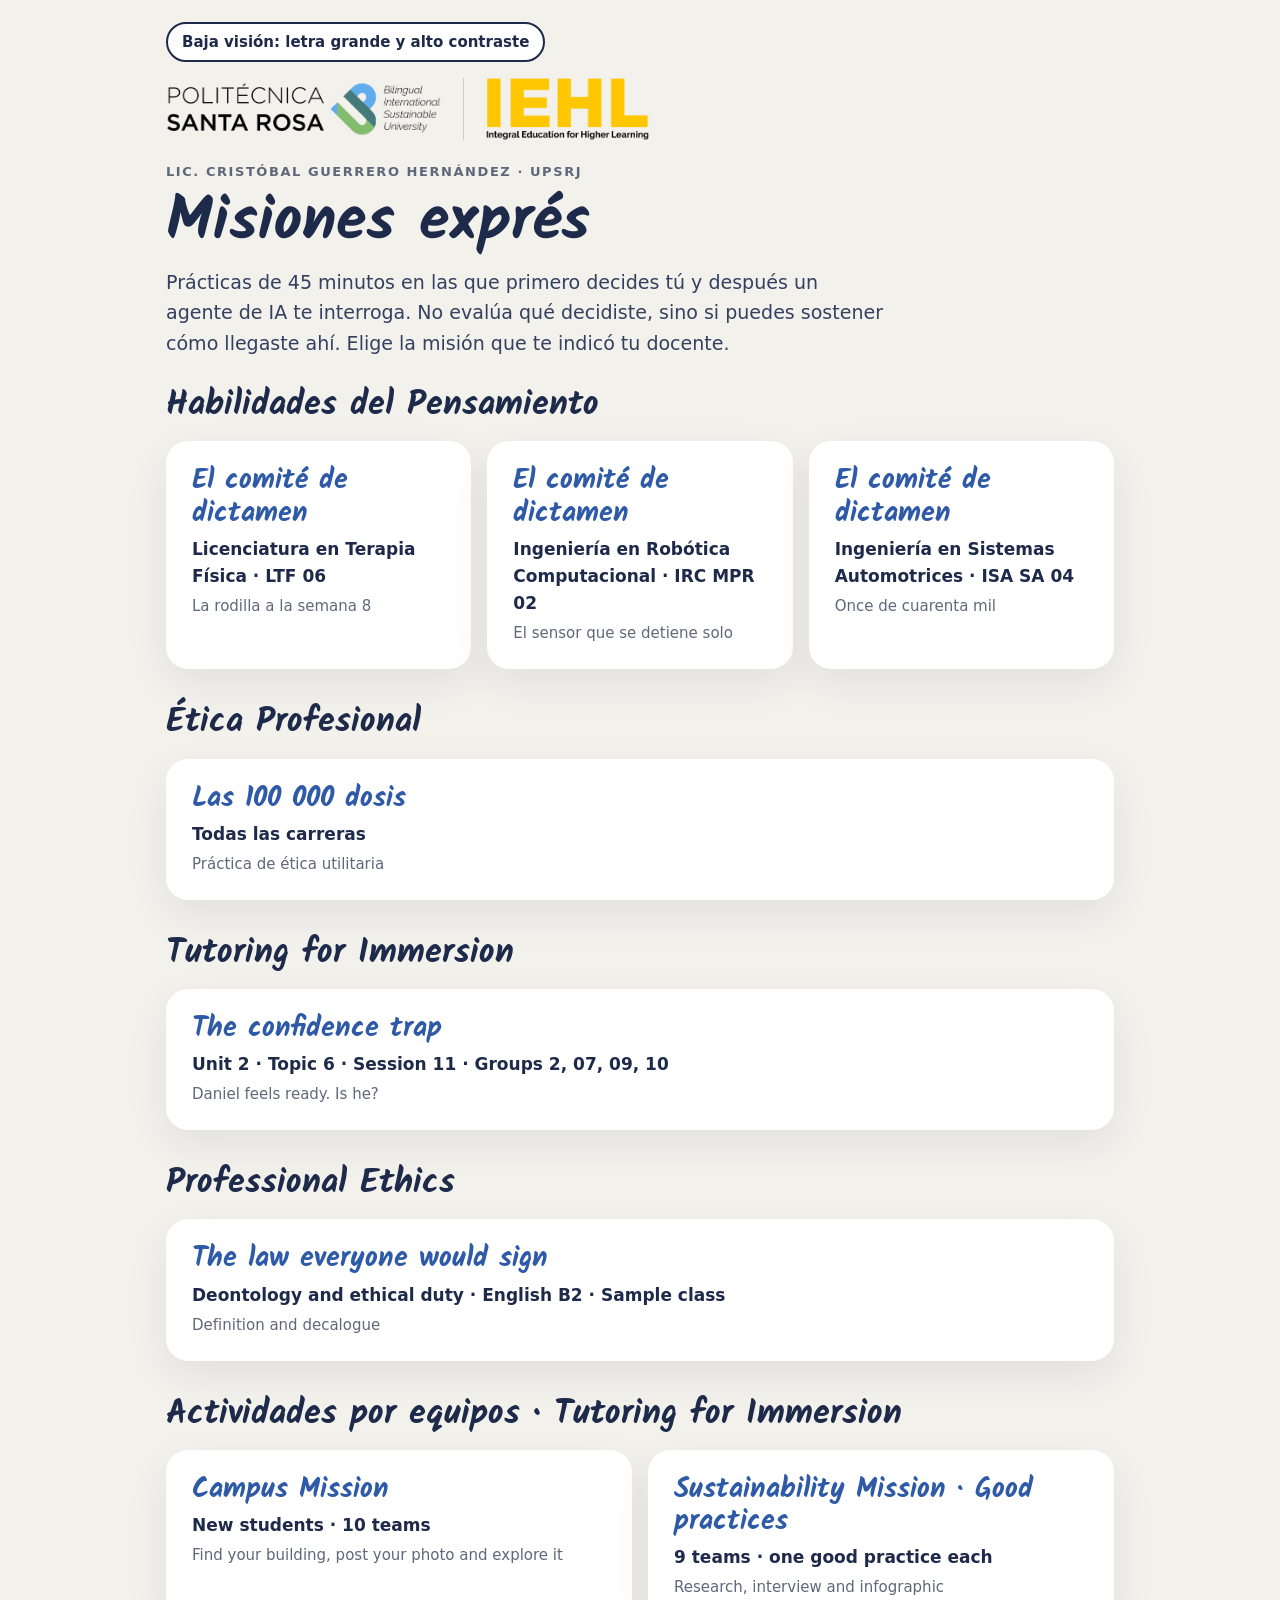
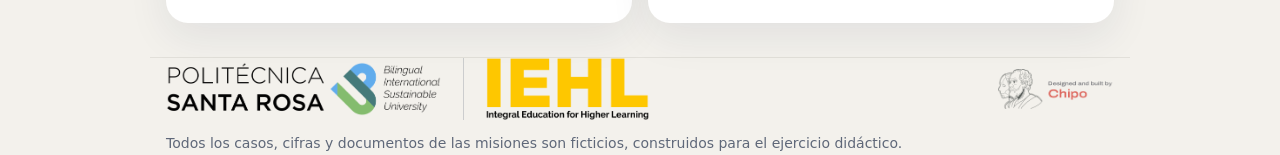
<file: index.html>
<!doctype html>
<html lang="es">
<head>
<meta charset="utf-8">
<meta name="viewport" content="width=device-width, initial-scale=1">
<title>Misiones exprés · UPSRJ</title>
<meta name="description" content="Misiones exprés de 45 minutos con agentes de IA para pensamiento crítico y ética. Lic. Cristóbal Guerrero Hernández, UPSRJ.">
<link rel="stylesheet" href="motor/mision.css">
<style>
.grid{display:grid;grid-template-columns:repeat(auto-fit,minmax(260px,1fr));gap:16px;margin:16px 0 34px}
.card{display:block;background:var(--card);border-radius:22px;box-shadow:var(--shadow);padding:22px 24px;text-decoration:none;color:var(--ink);border:2px solid transparent}
.card:hover,.card:focus{border-color:var(--blue)}
.card .t{font-family:'Kalam',cursive;font-size:28px;line-height:1.15;color:var(--blue)}
.card .p{font-weight:700;margin-top:6px}
.card .c{color:var(--muted);font-size:15px;margin-top:4px}
.as{font-family:'Kalam',cursive;font-size:34px;margin-top:20px}
body.bv .card{border-color:#fff}
</style>
</head>
<body>
<div class="wrap">
<header class="top">
  <div class="a11y" role="group" aria-label="Opciones de accesibilidad">
    <button type="button" data-a="bv" aria-pressed="false">Baja visión: letra grande y alto contraste</button>
  </div>
  <div class="logos"><img src="assets/logo_upsrj.png" alt="Universidad Politécnica de Santa Rosa Jáuregui"><img src="assets/logo_iehl.png" alt="IEHL · Integral Education for Higher Learning"></div>
  <div class="eyebrow">Lic. Cristóbal Guerrero Hernández · UPSRJ</div>
  <h1>Misiones exprés</h1>
  <p class="lead">Prácticas de 45 minutos en las que primero decides tú y después un agente de IA te interroga. No evalúa qué decidiste, sino si puedes sostener cómo llegaste ahí. Elige la misión que te indicó tu docente.</p>
</header>
<main id="lista"><p>Cargando…</p></main>
</div>
<footer class="wrap">
  <div class="foot">
    <div class="logos"><img src="assets/logo_upsrj.png" alt="Universidad Politécnica de Santa Rosa Jáuregui"><img src="assets/logo_iehl.png" alt="IEHL · Integral Education for Higher Learning"></div>
    <img class="firma" src="assets/firma_designed_by_chipo.png" alt="Designed and built by Chipo">
  </div>
  <p>Todos los casos, cifras y documentos de las misiones son ficticios, construidos para el ejercicio didáctico.</p>
</footer>
<script>
(function () {
  function get() { try { return JSON.parse(localStorage.getItem('misiones-a11y') || '{}'); } catch (e) { return {}; } }
  var st = get(), b = document.querySelector('[data-a="bv"]');
  if (st.bv) { document.body.classList.add('bv'); b.setAttribute('aria-pressed', 'true'); }
  b.addEventListener('click', function () {
    var on = !document.body.classList.contains('bv'); document.body.classList.toggle('bv', on); b.setAttribute('aria-pressed', on);
    st.bv = on; try { localStorage.setItem('misiones-a11y', JSON.stringify(st)); } catch (e) {}
  });
  fetch('catalogo.json', { cache: 'no-cache' }).then(function (r) { return r.json(); }).then(function (list) {
    var by = {};
    list.forEach(function (m) { (by[m.asignatura] = by[m.asignatura] || []).push(m); });
    var html = '';
    Object.keys(by).forEach(function (a) {
      html += '<h2 class="as">' + a + '</h2><div class="grid">' + by[a].map(function (m) {
        return '<a class="card" href="' + (m.url || m.id + '/') + '"><div class="t">' + m.titulo + '</div><div class="p">' + m.programa + (m.grupos ? ' · ' + m.grupos : '') + '</div><div class="c">' + m.caso + '</div></a>';
      }).join('') + '</div>';
    });
    document.getElementById('lista').innerHTML = html;
  }).catch(function () { document.getElementById('lista').innerHTML = '<p>No se pudo cargar la lista. Recarga la página.</p>'; });
})();
</script>
</body>
</html>
</file>
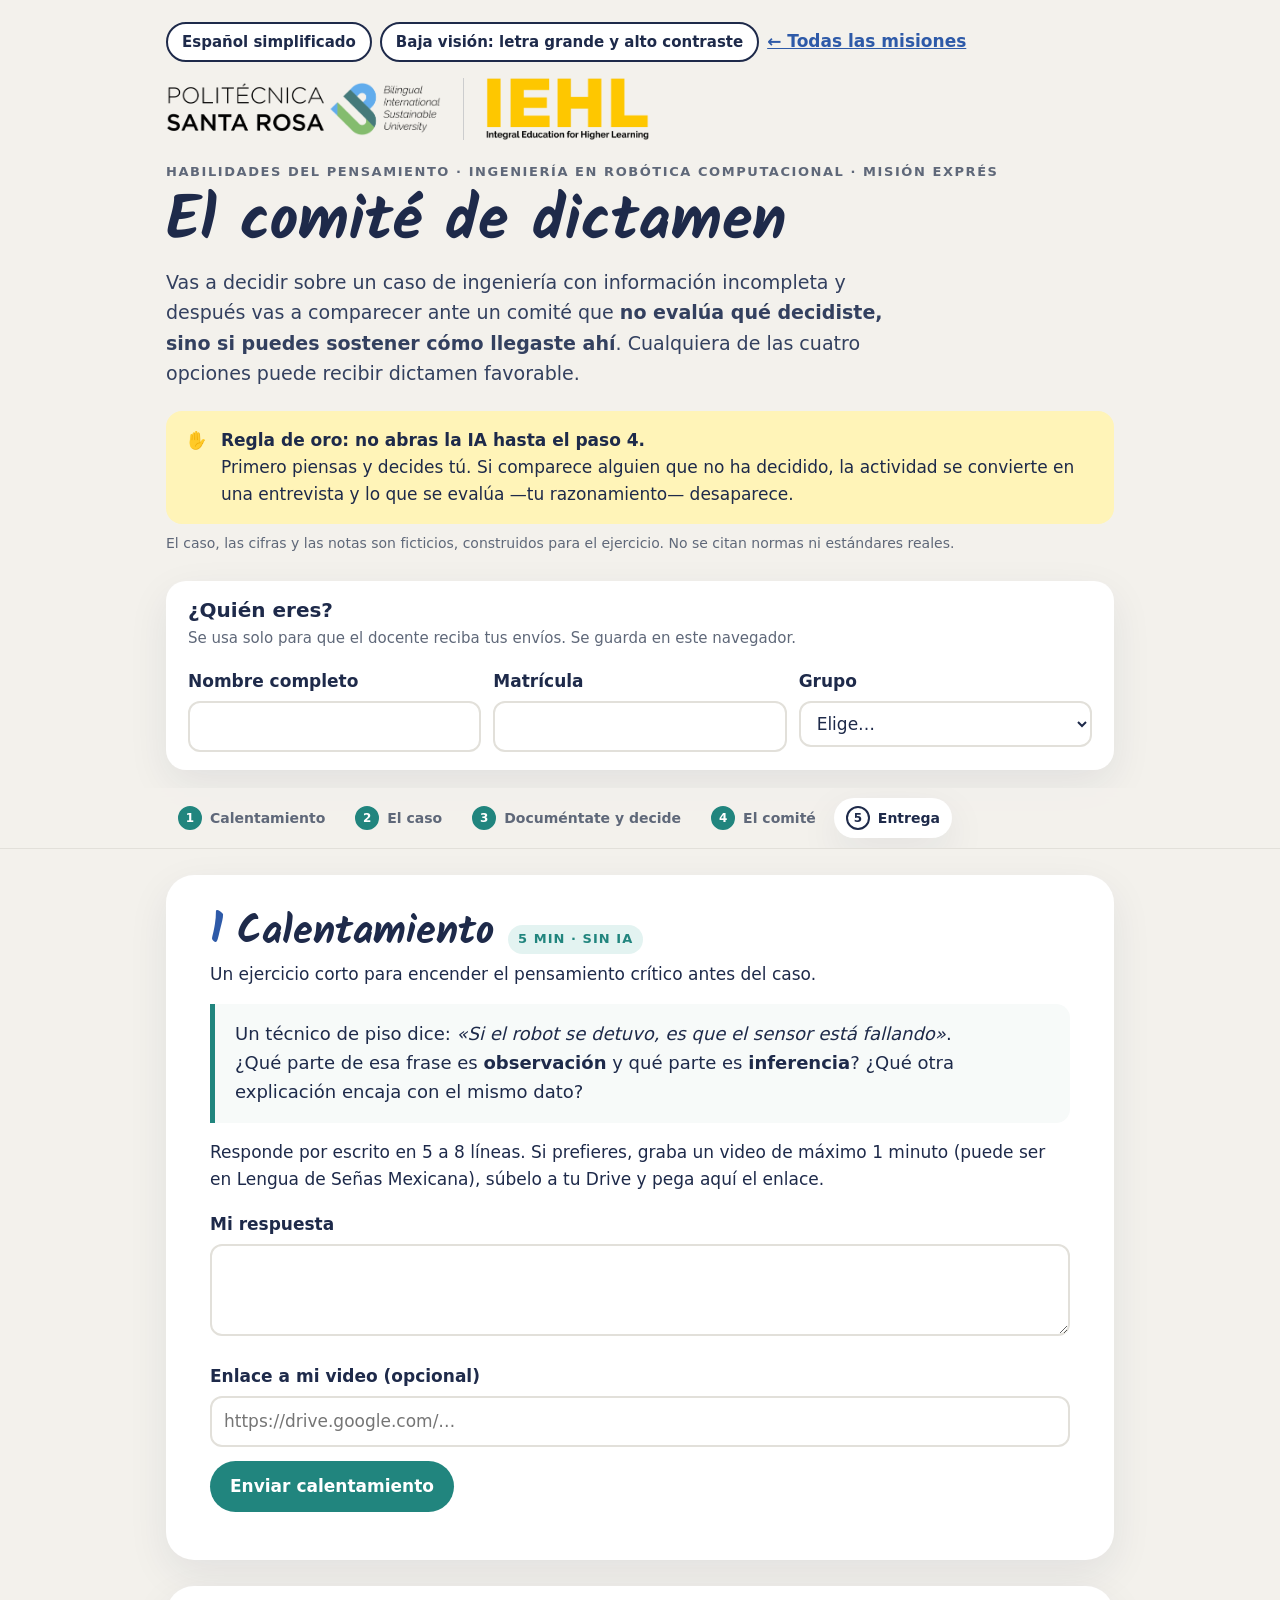
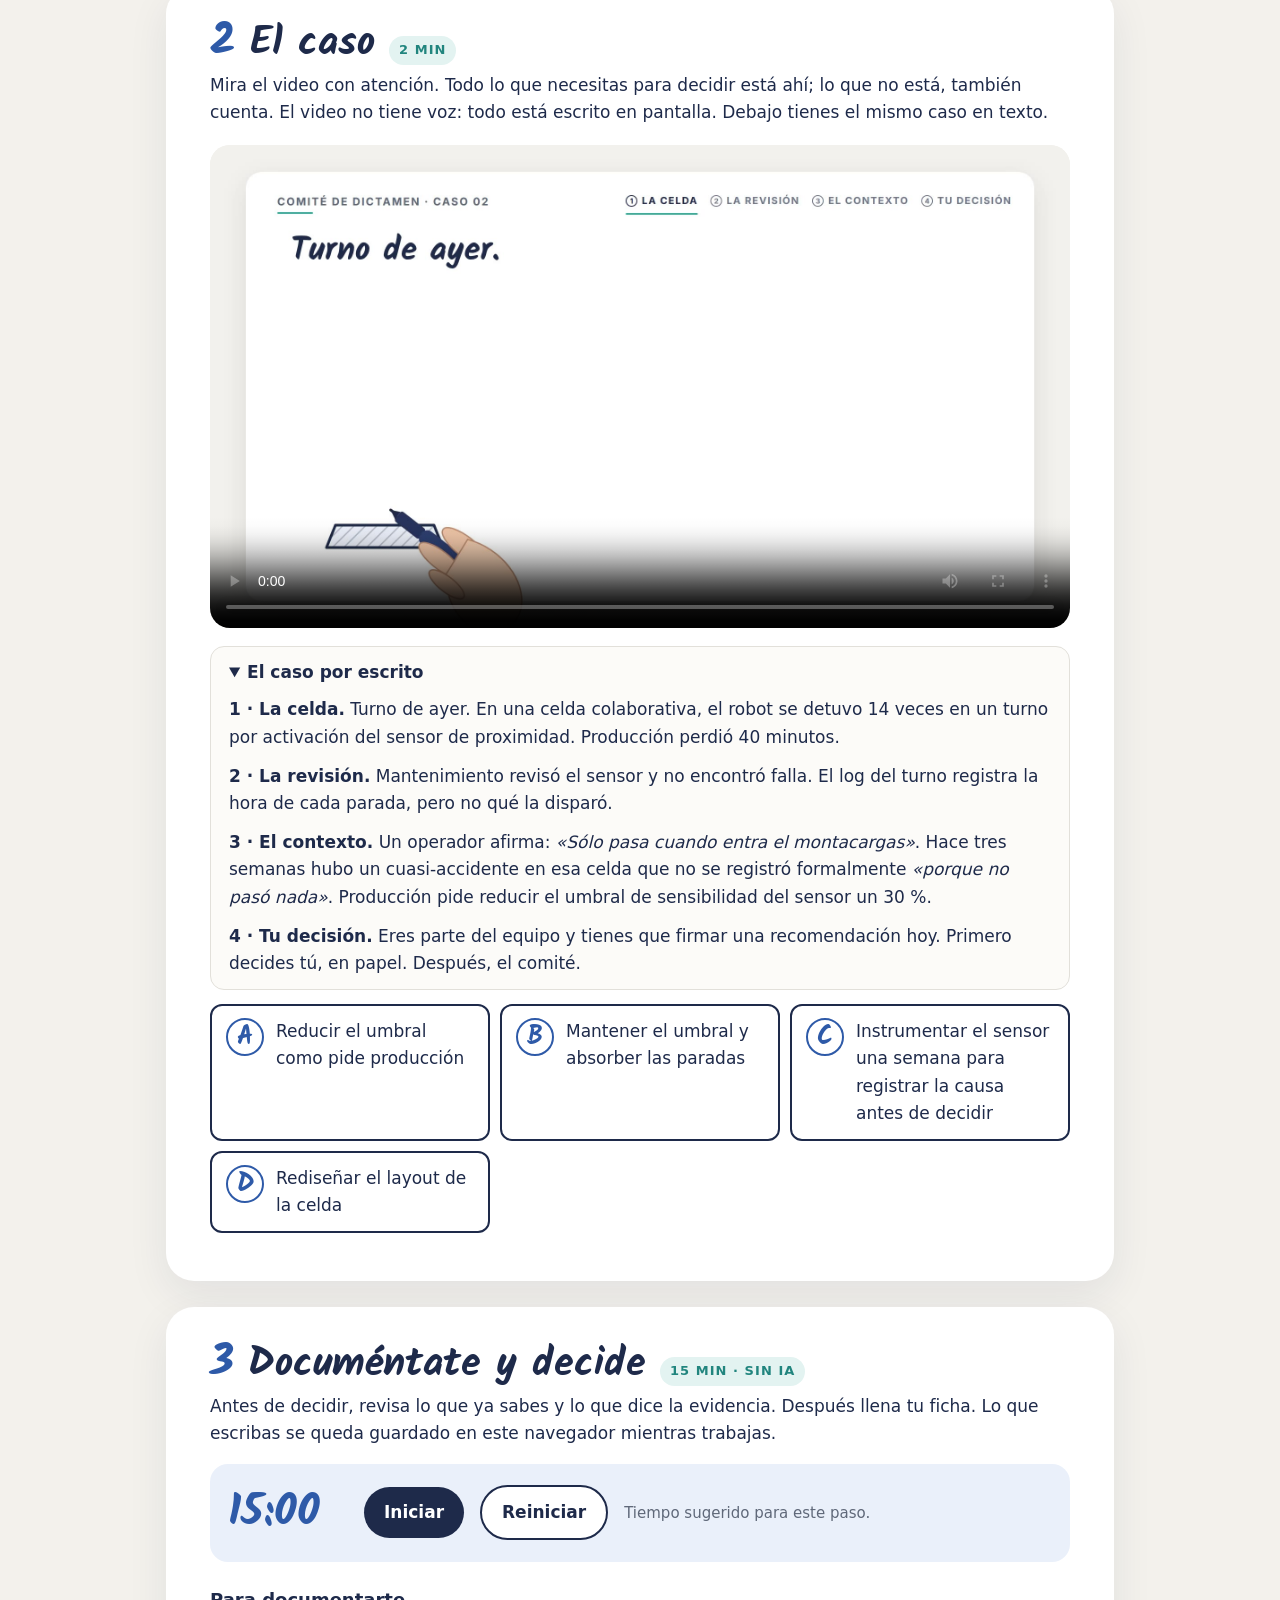
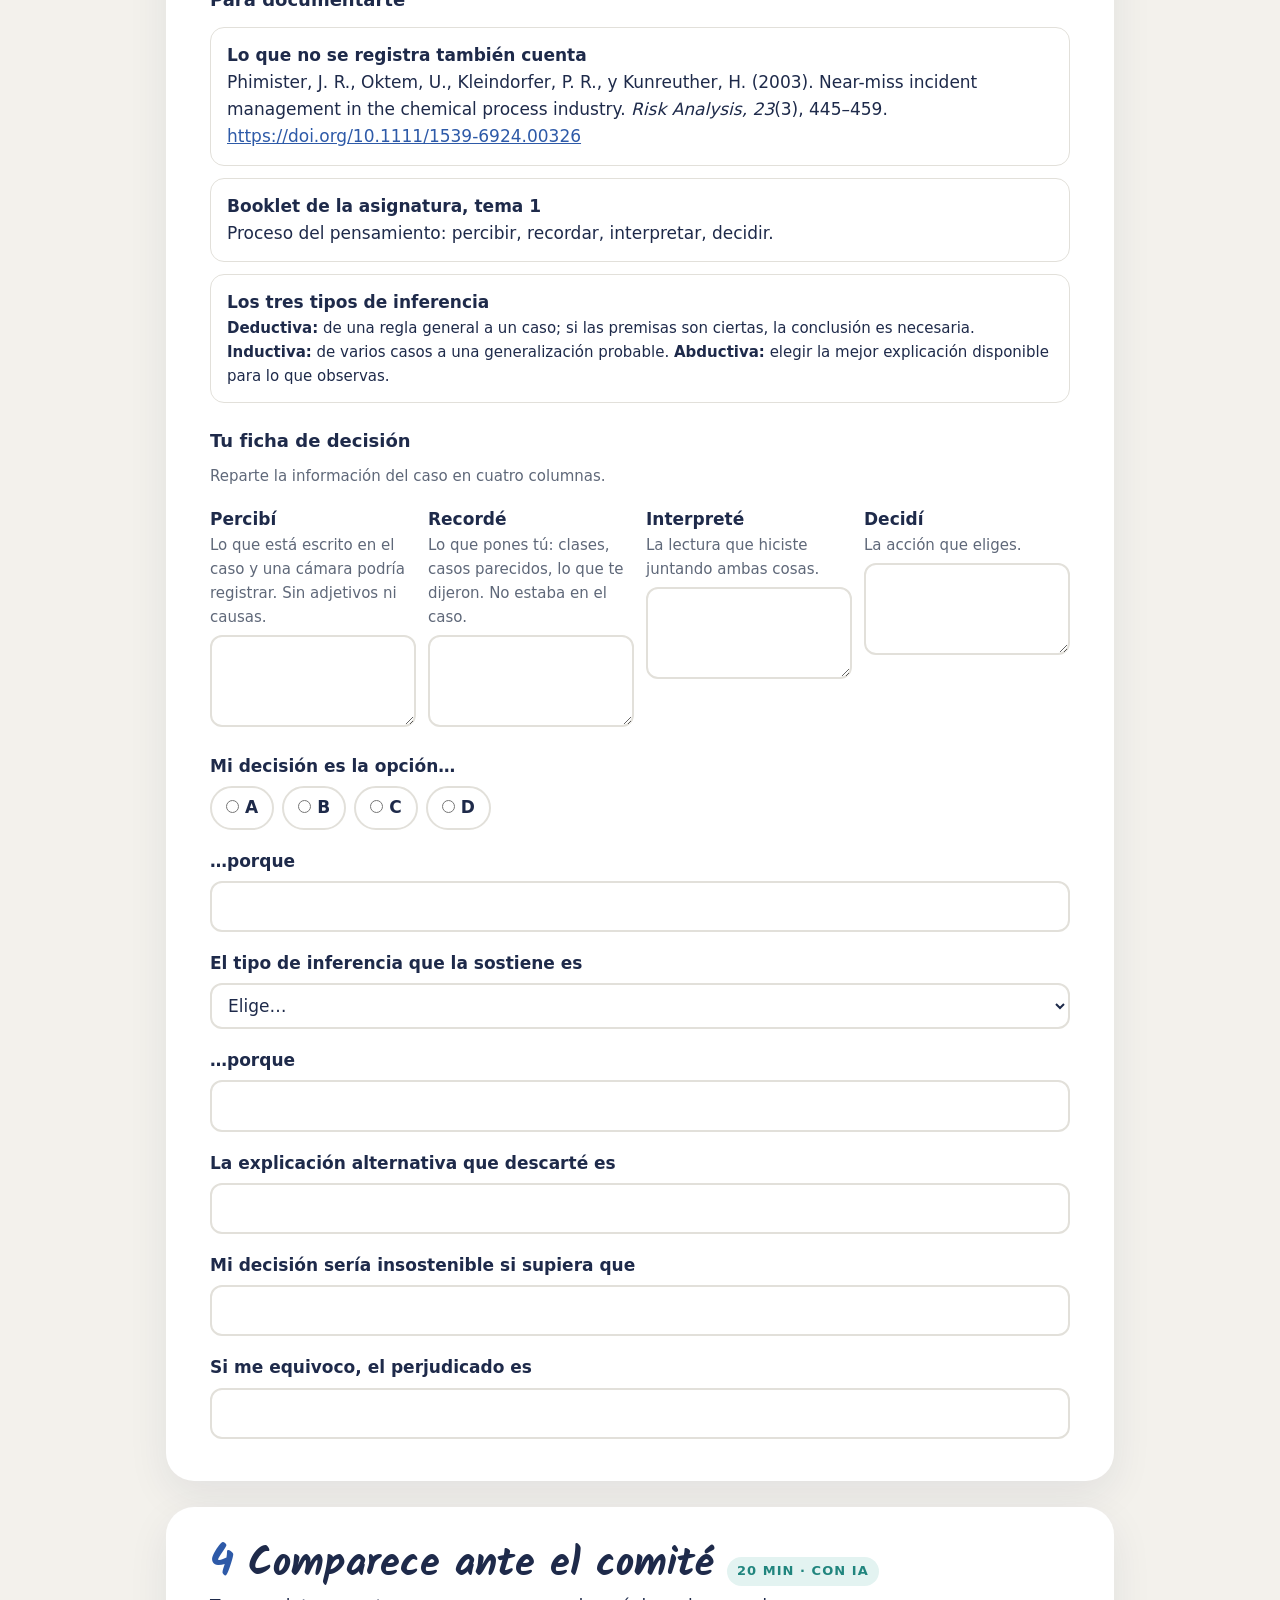
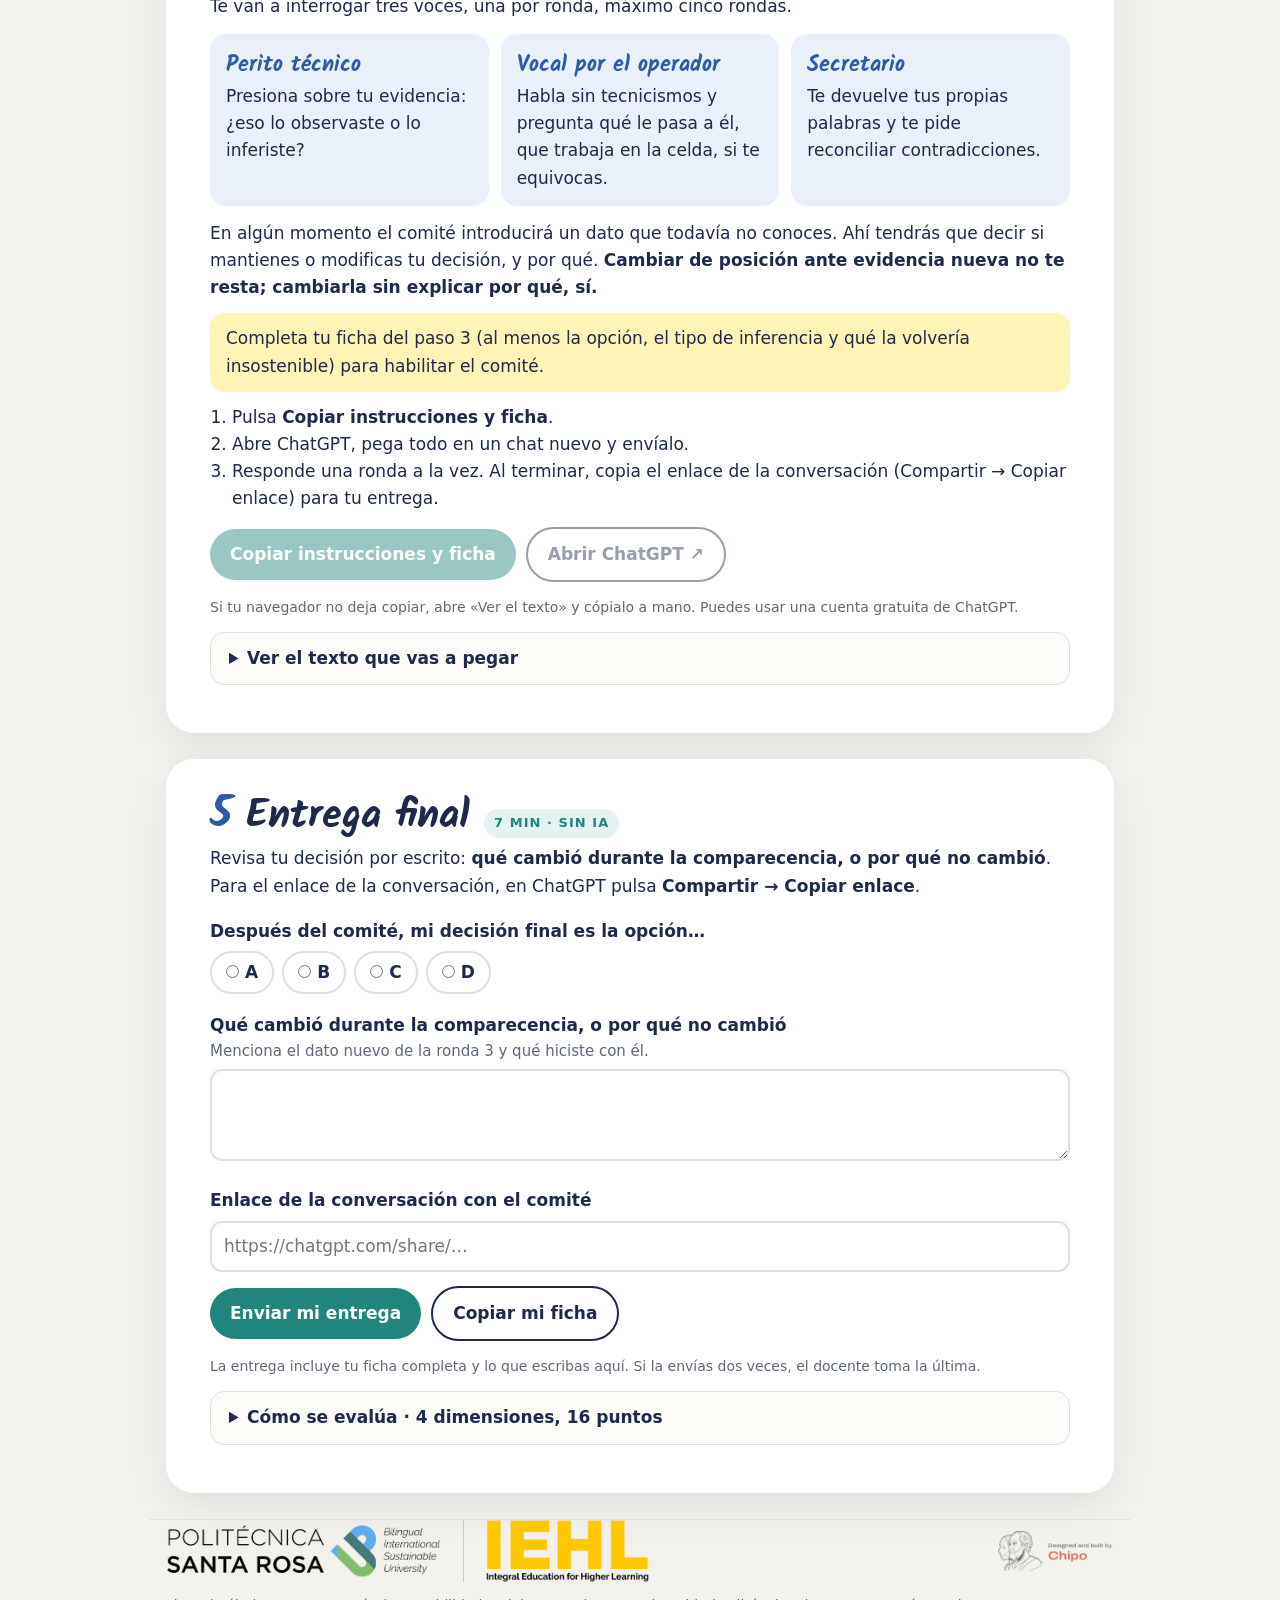
<file: comite-irc/index.html>
<!doctype html>
<html lang="es">
<head>
<meta charset="utf-8">
<meta name="viewport" content="width=device-width, initial-scale=1">
<title>Misión exprés · UPSRJ</title>
<link rel="stylesheet" href="../motor/mision.css">
</head>
<body>
<div id="app"><p style="padding:40px 16px">Cargando la misión…</p></div>
<noscript><p style="padding:20px">Esta página necesita JavaScript activado.</p></noscript>
<script src="../config.js"></script>
<script src="../motor/mision.js"></script>
</body>
</html>
</file>
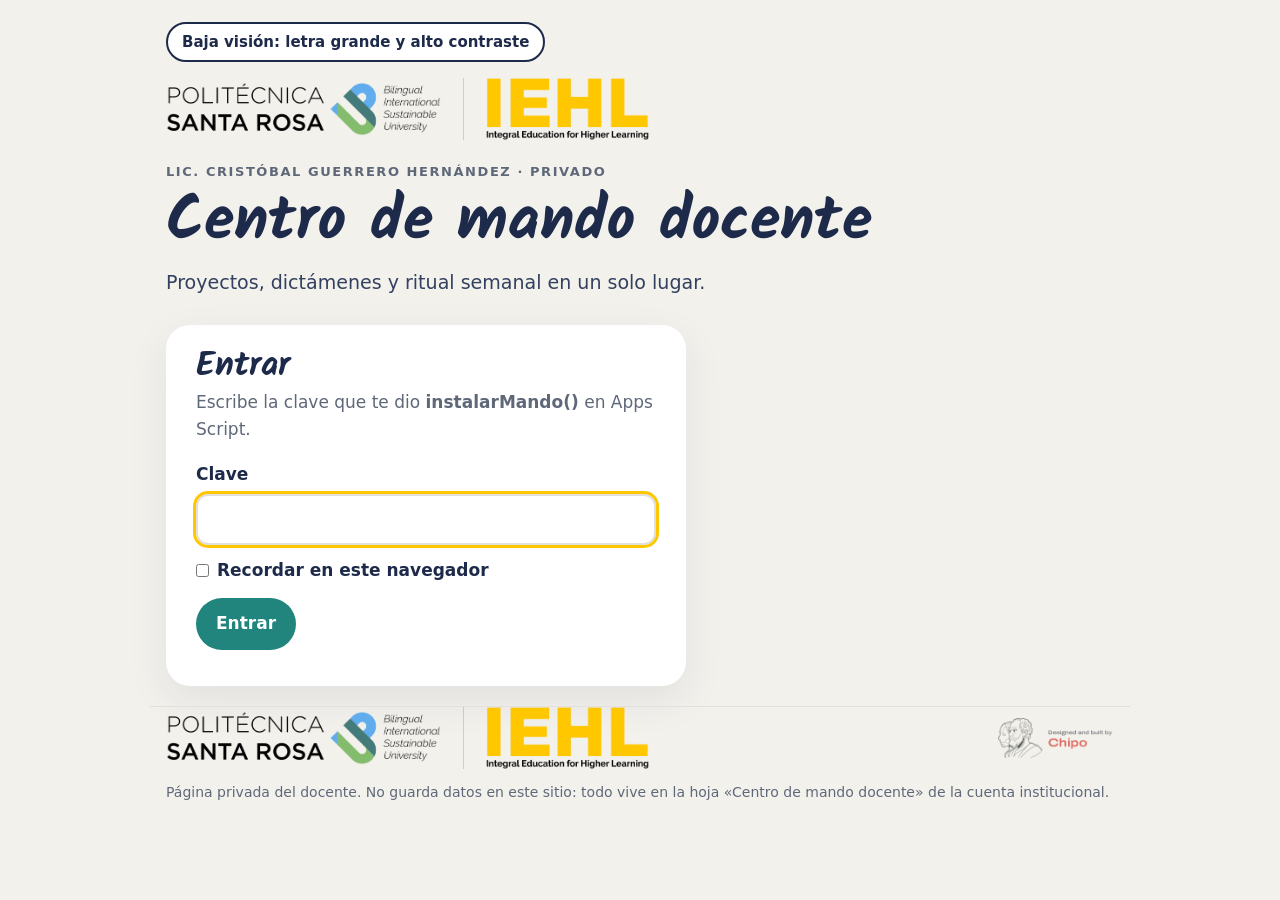
<file: mando/index.html>
<!doctype html>
<html lang="es">
<head>
<meta charset="utf-8">
<meta name="viewport" content="width=device-width, initial-scale=1">
<meta name="robots" content="noindex, nofollow">
<title>Centro de mando docente · Misiones exprés</title>
<link rel="stylesheet" href="../motor/mision.css">
<style>
/* Centro de mando: privado, sin datos en el repositorio. Todo llega de Apps Script con la clave. */
.tabs{position:sticky;top:0;z-index:5;background:rgba(243,241,236,.94);backdrop-filter:blur(6px);border-bottom:1px solid var(--line);margin-top:10px}
.tabs .in{display:flex;gap:6px;overflow-x:auto;padding:10px 0;align-items:center}
.tabs button{font:inherit;font-weight:700;font-size:15px;border:0;background:none;color:var(--muted);padding:8px 14px;border-radius:999px;cursor:pointer;white-space:nowrap}
.tabs button.on{color:var(--ink);background:var(--card);box-shadow:var(--shadow)}
.tabs .n{display:inline-grid;place-items:center;min-width:22px;height:22px;padding:0 6px;margin-left:6px;border-radius:11px;background:var(--yellow);color:#1E2A4A;font-size:12px}
.tabs .salir{margin-left:auto;font-size:13px}
.box{background:var(--card);border-radius:24px;box-shadow:var(--shadow);padding:22px clamp(16px,3vw,30px);margin:20px 0}
.box h2{font-size:clamp(26px,3.4vw,34px)}
.sub{color:var(--muted);margin-top:2px}
.chip{display:inline-block;font-size:13px;font-weight:700;padding:2px 10px;border-radius:999px;white-space:nowrap;background:var(--hatch);color:var(--ink)}
.e-idea{background:#E3ECFA}.e-en-construccion{background:#FFF4B8}.e-en-uso{background:#E3F3F1;color:#14615C}
.e-pausado,.e-por-definir{background:#ECEAE4;color:var(--muted)}.e-cerrado{background:#DCE3EE;color:var(--blue)}
.e-aprobado{background:#E3F3F1;color:#14615C}.e-ajustado{background:#FFF4B8}.e-descartado{background:#ECEAE4;color:var(--muted)}
body.bv .chip{background:#000;color:#fff;border:1px solid #fff}
.semana{display:grid;grid-template-columns:repeat(auto-fill,minmax(250px,1fr));gap:10px;margin-top:12px}
.it{display:grid;grid-template-columns:92px 1fr;gap:8px;text-align:left;font:inherit;color:inherit;background:var(--hatch);border:0;border-radius:14px;padding:10px 12px;cursor:pointer}
.it b{font-family:'Kalam',cursive;font-size:22px;line-height:1.1;color:var(--blue)}
.it.vencida b{color:#A3261B}
.it small{display:block;color:var(--muted);font-size:14px}
.alerta{margin-top:12px;font-weight:700;color:#9A5B00}
.filtros{display:flex;flex-wrap:wrap;gap:6px}
.filtros button{font:inherit;font-size:14px;font-weight:700;border:2px solid var(--line);background:var(--card);color:var(--ink);border-radius:999px;padding:4px 12px;cursor:pointer}
.filtros button.on{border-color:var(--ink);background:var(--ink);color:var(--card)}
.grid{display:grid;grid-template-columns:repeat(auto-fill,minmax(260px,1fr));gap:14px;margin:16px 0 8px}
.card{background:var(--card);border-radius:20px;box-shadow:var(--shadow);padding:16px 18px;display:flex;flex-direction:column;gap:6px;text-align:left;font:inherit;color:inherit;border:2px solid transparent;cursor:pointer}
.card:hover,.card:focus-visible{border-color:var(--blue)}
.card .t{font-family:'Kalam',cursive;font-size:24px;line-height:1.15;color:var(--blue)}
.card .amb{font-size:13px;color:var(--muted)}
.card .sig{font-size:15px}.card .sig span{color:var(--muted)}
.card .pie{margin-top:auto;padding-top:8px;border-top:1px dashed var(--line);display:flex;justify-content:space-between;gap:8px;font-size:14px;font-weight:700}
.card .pie .f{color:var(--teal)}
body.bv .card{border-color:#fff}
.lote{margin-top:22px}
.lote h3{margin:0 0 10px;font-family:'Kalam',cursive;font-size:26px;color:var(--blue)}
.dict{background:var(--card);border-radius:20px;box-shadow:var(--shadow);padding:16px 18px;display:grid;grid-template-columns:minmax(170px,1fr) 120px minmax(240px,2.4fr) auto;gap:14px;align-items:start;margin-bottom:12px}
.dict .q b{display:block;font-size:17px}
.dict .q small{display:block;color:var(--muted);font-size:14px}
.dict label{font-weight:700;font-size:14px;display:flex;flex-direction:column;gap:4px}
.dict input,.dict textarea{font-weight:400}
.dict .prop{font-weight:400;color:var(--muted);font-size:13px}
.dict .acc{display:flex;flex-direction:column;gap:8px}
.dict .btn{padding:9px 16px;justify-content:center}
body.bv .dict{border:2px solid #fff}
.porhacer{display:grid;gap:8px;margin-top:10px}
.porhacer div{display:flex;justify-content:space-between;gap:12px;padding:10px 14px;background:var(--hatch);border-radius:12px}
.cifras{display:grid;grid-template-columns:repeat(auto-fit,minmax(200px,1fr));gap:14px;margin:20px 0}
.cifras .box{margin:0}
.cifras b{display:block;font-family:'Kalam',cursive;font-size:52px;line-height:1;color:var(--blue)}
.dos{display:grid;grid-template-columns:repeat(auto-fit,minmax(300px,1fr));gap:16px}
.dos .box{margin:0}
.dos label{display:block;font-weight:700;margin:12px 0 6px}
.hist{display:grid;gap:8px;margin-top:10px}
.hist div{background:var(--hatch);border-radius:12px;padding:10px 14px}
.velo{position:fixed;inset:0;background:rgba(30,42,74,.45);display:flex;align-items:flex-start;justify-content:center;padding:6vh 16px;z-index:20;overflow:auto}
.dialogo{background:var(--card);border-radius:24px;padding:22px;width:100%;max-width:580px}
.dialogo .cols label{display:block;font-weight:700;margin:10px 0 4px}
body.bv .dialogo{border:2px solid #fff}
.aviso{position:fixed;left:50%;bottom:22px;transform:translateX(-50%);background:var(--ink);color:var(--card);padding:10px 18px;border-radius:12px;z-index:30;max-width:90vw;font-weight:700}
.aviso.mal{background:#A3261B;color:#fff}
.vacio{color:var(--muted);padding:12px 0}
input[type=date],input[type=url],input[type=password]{width:100%;font:inherit;border:2px solid var(--line);border-radius:12px;padding:10px 12px;background:#fff;color:var(--ink)}
body.bv input[type=date],body.bv input[type=url],body.bv input[type=password]{background:#000;color:#fff;border-color:#fff}
@media (max-width:760px){ .dict{grid-template-columns:1fr} }
</style>
</head>
<body>
<div class="wrap">
<header class="top">
  <div class="a11y" role="group" aria-label="Opciones de accesibilidad">
    <button type="button" data-a="bv" aria-pressed="false">Baja visión: letra grande y alto contraste</button>
  </div>
  <div class="logos"><img src="../assets/logo_upsrj.png" alt="Universidad Politécnica de Santa Rosa Jáuregui"><img src="../assets/logo_iehl.png" alt="IEHL · Integral Education for Higher Learning"></div>
  <div class="eyebrow">Lic. Cristóbal Guerrero Hernández · Privado</div>
  <h1>Centro de mando docente</h1>
  <p class="lead" id="hoy">Proyectos, dictámenes y ritual semanal en un solo lugar.</p>
</header>
</div>
<div class="tabs" id="tabs" hidden><div class="wrap in">
  <button data-v="proyectos" class="on">Proyectos</button>
  <button data-v="dictamenes">Dictámenes<span class="n" id="nDict" hidden>0</span></button>
  <button data-v="ritual">Ritual</button>
  <button data-v="misiones">Misiones</button>
  <button class="salir" id="salir">Cerrar sesión</button>
</div></div>
<main class="wrap" id="main"><p class="vacio">Cargando…</p></main>
<footer class="wrap">
  <div class="foot">
    <div class="logos"><img src="../assets/logo_upsrj.png" alt="Universidad Politécnica de Santa Rosa Jáuregui"><img src="../assets/logo_iehl.png" alt="IEHL · Integral Education for Higher Learning"></div>
    <img class="firma" src="../assets/firma_designed_by_chipo.png" alt="Designed and built by Chipo">
  </div>
  <p>Página privada del docente. No guarda datos en este sitio: todo vive en la hoja «Centro de mando docente» de la cuenta institucional.</p>
</footer>
<script src="../config.js"></script>
<script>
(function () {
  var API = (window.MISIONES_CONFIG && window.MISIONES_CONFIG.API_URL) || '';
  var KEY = 'mando-clave';
  var CAT = {}, LISTA = [];
  fetch('../catalogo.json', { cache: 'no-cache' }).then(function (r) { return r.json(); })
    .then(function (l) { LISTA = l; l.forEach(function (m) { CAT[m.id] = m.titulo + ' · ' + m.caso; }); if (D && vista === 'dictamenes') pintar(); }).catch(function () {});
  function mision(id) { return CAT[id] || id; }
  var D = null, vista = 'proyectos', filtro = 'Activos', busca = '', clave = '';
  var $ = function (s) { return document.querySelector(s); };
  function esc(t) { return String(t == null ? '' : t).replace(/[&<>"']/g, function (c) { return { '&': '&amp;', '<': '&lt;', '>': '&gt;', '"': '&quot;', "'": '&#39;' }[c]; }); }
  function slug(t) { return String(t).toLowerCase().normalize('NFD').replace(/[̀-ͯ]/g, '').replace(/\s+/g, '-'); }
  function chip(e) { return '<span class="chip e-' + slug(e || 'Por definir') + '">' + esc(e || 'Por definir') + '</span>'; }
  function guardado(k) { try { return localStorage.getItem(k) || sessionStorage.getItem(k) || ''; } catch (e) { return ''; } }
  function guardar(k, v, recordar) { try { (recordar ? localStorage : sessionStorage).setItem(k, v); } catch (e) {} }
  function olvidar(k) { try { localStorage.removeItem(k); sessionStorage.removeItem(k); } catch (e) {} }

  // Accesibilidad compartida con las misiones
  (function () {
    var st = {}; try { st = JSON.parse(localStorage.getItem('misiones-a11y') || '{}'); } catch (e) {}
    var b = document.querySelector('[data-a="bv"]');
    if (st.bv) { document.body.classList.add('bv'); b.setAttribute('aria-pressed', 'true'); }
    b.addEventListener('click', function () {
      var on = !document.body.classList.contains('bv'); document.body.classList.toggle('bv', on); b.setAttribute('aria-pressed', on);
      st.bv = on; try { localStorage.setItem('misiones-a11y', JSON.stringify(st)); } catch (e) {}
    });
  })();

  var DIAS = ['Dom', 'Lun', 'Mar', 'Mié', 'Jue', 'Vie', 'Sáb'], MESES = ['ene', 'feb', 'mar', 'abr', 'may', 'jun', 'jul', 'ago', 'sep', 'oct', 'nov', 'dic'];
  function aFecha(t) { var m = String(t || '').match(/^(\d{4})-(\d{2})-(\d{2})/); return m ? new Date(+m[1], +m[2] - 1, +m[3]) : null; }
  function corta(t) { var d = aFecha(t); return d ? DIAS[d.getDay()] + ' ' + d.getDate() + ' ' + MESES[d.getMonth()] : ''; }
  function dias(a, b) { return Math.round((aFecha(a) - aFecha(b)) / 864e5); }

  function llamar(accion, extra) {
    var body = Object.assign({ accion: accion, clave: clave }, extra || {});
    return fetch(API, { method: 'POST', body: JSON.stringify(body) })
      .then(function (r) { return r.json(); })
      .then(function (j) { if (!j.ok) throw new Error(j.error || 'Error'); D = j.datos; return D; });
  }
  function aviso(t, mal) {
    var a = document.createElement('div'); a.className = 'aviso' + (mal ? ' mal' : ''); a.textContent = t;
    document.body.appendChild(a); setTimeout(function () { a.remove(); }, mal ? 6000 : 3000);
  }

  /* ── Entrada con clave ── */
  function pedirClave(msg) {
    $('#tabs').hidden = true;
    $('#main').innerHTML = '<form class="box" id="fc" style="max-width:520px"><h2>Entrar</h2>' +
      '<p class="sub">Escribe la clave que te dio <b>instalarMando()</b> en Apps Script.</p>' +
      (msg ? '<p class="err" style="margin-top:10px">' + esc(msg) + '</p>' : '') +
      '<label class="q" for="c-clave">Clave</label><input type="password" id="c-clave" autocomplete="current-password" required>' +
      '<label style="display:flex;gap:8px;align-items:center;margin-top:12px;font-weight:600"><input type="checkbox" id="c-rec" style="width:auto"> Recordar en este navegador</label>' +
      '<div class="row"><button class="btn teal" id="c-ok">Entrar</button></div></form>';
    $('#c-clave').focus();
    $('#fc').onsubmit = function (e) {
      e.preventDefault(); $('#c-ok').disabled = true;
      clave = $('#c-clave').value.trim();
      llamar('datos').then(function () { guardar(KEY, clave, $('#c-rec').checked); pintar(); })
        .catch(function (err) { clave = ''; pedirClave(err.message === 'CLAVE' ? 'Esa clave no es correcta.' : err.message); });
    };
  }
  function iniciar() {
    if (!API) { $('#main').innerHTML = '<div class="box"><h2>Falta conectar</h2><p>Pega la URL de Apps Script en <b>config.js</b>.</p></div>'; return; }
    clave = guardado(KEY);
    if (!clave) return pedirClave();
    $('#main').innerHTML = '<p class="vacio">Cargando tu centro de mando…</p>';
    llamar('datos').then(pintar).catch(function (err) {
      if (err.message === 'CLAVE') { olvidar(KEY); return pedirClave('La clave guardada ya no sirve. Escríbela de nuevo.'); }
      $('#main').innerHTML = '<div class="box"><h2>No pude conectar</h2><p>' + esc(err.message) + '</p><div class="row"><button class="btn" id="re">Reintentar</button></div></div>';
      $('#re').onclick = iniciar;
    });
  }
  $('#salir').onclick = function () { olvidar(KEY); clave = ''; D = null; pedirClave(); };

  function pintar() {
    var d = aFecha(D.hoy);
    $('#hoy').textContent = 'Hoy es ' + ['domingo', 'lunes', 'martes', 'miércoles', 'jueves', 'viernes', 'sábado'][d.getDay()] + ' ' + d.getDate() +
      ' de ' + ['enero', 'febrero', 'marzo', 'abril', 'mayo', 'junio', 'julio', 'agosto', 'septiembre', 'octubre', 'noviembre', 'diciembre'][d.getMonth()] + '.';
    $('#tabs').hidden = false;
    var n = D.pendientes.length; $('#nDict').hidden = !n; $('#nDict').textContent = n;
    document.querySelectorAll('#tabs [data-v]').forEach(function (b) { b.classList.toggle('on', b.dataset.v === vista); });
    ({ proyectos: vProyectos, dictamenes: vDictamenes, ritual: vRitual, misiones: vMisiones })[vista]();
  }
  document.querySelectorAll('#tabs [data-v]').forEach(function (b) { b.onclick = function () { vista = b.dataset.v; pintar(); }; });

  /* ── Misiones: pasos opcionales que el docente activa ── */
  function vMisiones() {
    var aj = D.ajustes || {}, con = LISTA.filter(function (m) { return m.opcionales && m.opcionales.length; });
    $('#main').innerHTML = '<section class="box"><h2>Pasos opcionales de las misiones</h2>' +
      '<p class="sub">Lo que actives aquí aparece en la misión la próxima vez que los alumnos abran o recarguen la página.</p>' +
      (con.length ? con.map(function (m) {
        return '<div class="it" style="cursor:default"><b>' + esc(m.titulo) + '</b> <span class="sub">· ' + esc(m.asignatura) + ' · ' + esc(m.grupos || '') + '</span>' +
          m.opcionales.map(function (o) {
            var on = !!(aj[m.id] && aj[m.id][o.k]);
            return '<label style="display:flex;gap:10px;align-items:center;margin-top:10px;font-weight:600"><input type="checkbox" data-m="' + esc(m.id) + '" data-o="' + esc(o.k) + '"' + (on ? ' checked' : '') + ' style="width:22px;height:22px"> ' +
              esc(o.nombre) + ' <span class="sub">' + (on ? 'activado' : 'desactivado') + '</span></label>';
          }).join('') + '</div>';
      }).join('') : '<p class="vacio">Ninguna misión tiene pasos opcionales.</p>') + '</section>';
    document.querySelectorAll('[data-m]').forEach(function (c) {
      c.onchange = function () {
        c.disabled = true;
        llamar('guardarAjuste', { mision: c.dataset.m, opcion: c.dataset.o, valor: c.checked })
          .then(function () { pintar(); aviso(c.checked ? 'Paso activado' : 'Paso desactivado'); })
          .catch(function (err) { c.checked = !c.checked; c.disabled = false; aviso(err.message, true); });
      };
    });
  }

  /* ── Proyectos ── */
  function activos() { return D.proyectos.filter(function (p) { return p['Estado'] !== 'Cerrado'; }); }
  function semana() {
    return activos().filter(function (p) { return p['Fecha'] && dias(p['Fecha'], D.hoy) <= 7; })
      .sort(function (a, b) { return String(a['Fecha']).localeCompare(String(b['Fecha'])); });
  }
  function detenidos() {
    return D.proyectos.filter(function (p) {
      return ['En construcción', 'En uso'].indexOf(p['Estado']) >= 0 && p['Actualizado'] && dias(D.hoy, p['Actualizado']) >= 14;
    });
  }
  function vProyectos() {
    var s = semana(), det = detenidos();
    var lista = D.proyectos.filter(function (p) {
      return filtro === 'Todos' ? true : filtro === 'Activos' ? p['Estado'] !== 'Cerrado' : p['Estado'] === filtro;
    });
    if (busca) lista = lista.filter(function (p) { return (p['Proyecto'] + ' ' + p['Ámbito'] + ' ' + p['Siguiente acción']).toLowerCase().indexOf(busca.toLowerCase()) >= 0; });
    lista.sort(function (a, b) { return String(a['Fecha'] || '9999').localeCompare(String(b['Fecha'] || '9999')) || String(a['Proyecto']).localeCompare(String(b['Proyecto'])); });
    $('#main').innerHTML =
      '<section class="box"><h2>Esta semana</h2><p class="sub">Lo vencido y lo que vence en los próximos 7 días.</p>' +
      (s.length ? '<div class="semana">' + s.map(function (p) {
        return '<button class="it' + (dias(p['Fecha'], D.hoy) < 0 ? ' vencida' : '') + '" data-id="' + esc(p['ID']) + '"><b>' + esc(corta(p['Fecha'])) + '</b><span>' +
          esc(p['Siguiente acción'] || 'Sin siguiente acción') + '<small>' + esc(p['Proyecto']) + '</small></span></button>';
      }).join('') + '</div>' : '<p class="vacio">Nada vence esta semana. Pon fecha a la siguiente acción de tus proyectos activos.</p>') +
      (det.length ? '<p class="alerta">Sin movimiento en 14 días: ' + det.map(function (p) { return esc(p['Proyecto']); }).join(', ') + '</p>' : '') +
      '</section>' +
      '<div class="row" style="justify-content:space-between"><div class="filtros">' +
      ['Activos'].concat(D.estados, ['Todos']).map(function (f) { return '<button data-f="' + esc(f) + '" class="' + (f === filtro ? 'on' : '') + '">' + esc(f) + '</button>'; }).join('') +
      '</div><div class="row" style="margin:0"><input type="text" id="busca" placeholder="Buscar proyecto" aria-label="Buscar proyecto" style="max-width:240px" value="' + esc(busca) + '"><button class="btn teal" id="nuevo">Nuevo proyecto</button></div></div>' +
      '<div class="grid">' + (lista.length ? lista.map(function (p) {
        return '<button class="card" data-id="' + esc(p['ID']) + '"><div class="row" style="margin:0;justify-content:space-between;gap:6px">' + chip(p['Estado']) +
          '<span class="amb">' + esc(p['Ámbito']) + '</span></div><div class="t">' + esc(p['Proyecto']) + '</div>' +
          '<div class="sig"><span>Sigue:</span> ' + esc(p['Siguiente acción'] || '—') + '</div>' +
          '<div class="pie"><span class="f">' + esc(corta(p['Fecha']) || 'Sin fecha') + '</span>' +
          (p['Enlace'] ? '<a href="' + esc(p['Enlace']) + '" target="_blank" rel="noopener" data-stop>Abrir</a>' : '') + '</div></button>';
      }).join('') : '<p class="vacio">No hay proyectos con ese filtro.</p>') + '</div>';
    document.querySelectorAll('[data-f]').forEach(function (b) { b.onclick = function () { filtro = b.dataset.f; vProyectos(); }; });
    document.querySelectorAll('.card, .it').forEach(function (c) {
      c.onclick = function (e) { if (e.target.hasAttribute('data-stop')) return; editar(D.proyectos.filter(function (p) { return p['ID'] === c.dataset.id; })[0]); };
    });
    $('#nuevo').onclick = function () { editar({}); };
    var bi = $('#busca'); bi.oninput = function () { busca = bi.value; var pos = bi.selectionStart; vProyectos(); var n = $('#busca'); n.focus(); n.setSelectionRange(pos, pos); };
  }
  function editar(p) {
    var v = document.createElement('div'); v.className = 'velo';
    v.innerHTML = '<form class="dialogo" id="fp"><h2>' + (p['ID'] ? 'Actualizar proyecto' : 'Nuevo proyecto') + '</h2><div class="cols">' +
      '<div style="grid-column:1/-1"><label for="f-n">Proyecto</label><input type="text" id="f-n" required value="' + esc(p['Proyecto']) + '"></div>' +
      '<div><label for="f-e">Estado</label><select id="f-e">' + D.estados.map(function (e) { return '<option' + (e === (p['Estado'] || 'Por definir') ? ' selected' : '') + '>' + esc(e) + '</option>'; }).join('') + '</select></div>' +
      '<div><label for="f-f">Fecha</label><input type="date" id="f-f" value="' + esc(p['Fecha']) + '"></div>' +
      '<div style="grid-column:1/-1"><label for="f-s">Siguiente acción</label><input type="text" id="f-s" placeholder="Un verbo y un objeto: grabar los audios del paso 3" value="' + esc(p['Siguiente acción']) + '"></div>' +
      '<div><label for="f-a">Ámbito</label><input type="text" id="f-a" value="' + esc(p['Ámbito']) + '"></div>' +
      '<div><label for="f-l">Enlace</label><input type="url" id="f-l" placeholder="https://" value="' + esc(p['Enlace']) + '"></div>' +
      '<div style="grid-column:1/-1"><label for="f-o">Notas</label><textarea id="f-o">' + esc(p['Notas']) + '</textarea></div>' +
      '</div><div class="row" style="justify-content:flex-end"><button type="button" class="btn alt" id="f-x">Cancelar</button><button class="btn teal" id="f-ok">Guardar</button></div></form>';
    document.body.appendChild(v);
    function cerrar() { v.remove(); }
    v.onclick = function (e) { if (e.target === v) cerrar(); };
    $('#f-x').onclick = cerrar; $('#f-n').focus();
    $('#fp').onsubmit = function (e) {
      e.preventDefault(); $('#f-ok').disabled = true;
      llamar('guardarProyecto', { proyecto: {
        'ID': p['ID'] || '', 'Proyecto': $('#f-n').value, 'Estado': $('#f-e').value, 'Fecha': $('#f-f').value,
        'Siguiente acción': $('#f-s').value, 'Ámbito': $('#f-a').value, 'Enlace': $('#f-l').value, 'Notas': $('#f-o').value
      } }).then(function () { cerrar(); pintar(); aviso('Proyecto guardado'); })
        .catch(function (err) { $('#f-ok').disabled = false; aviso(err.message, true); });
    };
  }

  /* ── Dictámenes ── */
  function vDictamenes() {
    var lotes = {};
    D.pendientes.forEach(function (r) { var k = (r['Misión'] ? mision(r['Misión']) : r['Asignatura']) + ' · ' + r['Grupo']; (lotes[k] = lotes[k] || []).push(r); });
    var sin = D.sinDictamen || [];
    $('#main').innerHTML =
      '<section class="box"><h2>' + (D.pendientes.length ? D.pendientes.length + ' dictámenes esperan tu visto bueno' : 'No hay dictámenes pendientes') + '</h2>' +
      '<p class="sub">Aprueba tal cual o corrige la calificación y los comentarios antes de aprobar; si cambias algo, queda registrado como ajustado. Lo aprobado pasa a la hoja Calificaciones.</p>' +
      (sin.length ? '<h3>Entregas de misiones todavía sin dictamen</h3><div class="porhacer">' + sin.map(function (x) {
        return '<div><span><b>' + esc(mision(x.mision)) + '</b> · ' + esc(x.grupo) + '</span><span>' + x.entregas + (x.entregas === 1 ? ' entrega' : ' entregas') + '</span></div>';
      }).join('') + '</div><p class="sub" style="margin-top:8px">Pídeme «dictamina las entregas de …» y aparecerán aquí para tu aprobación.</p>' : '') +
      '<div class="row"><button class="btn alt" id="imp">Revisar el buzón ahora</button></div></section>' +
      Object.keys(lotes).sort().map(function (k) {
        return '<section class="lote"><h3>' + esc(k) + ' (' + lotes[k].length + ')</h3>' + lotes[k].map(function (r) {
          return '<article class="dict" data-id="' + esc(r['ID']) + '"><div class="q"><b>' + esc(r['Equipo o alumno']) + '</b><small>' +
            esc(r['Actividad'] || r['Asignatura']) + (r['Matrícula'] ? ' · ' + esc(r['Matrícula']) : '') + '</small>' +
            (r['Enlace a la entrega'] ? '<a href="' + esc(r['Enlace a la entrega']) + '" target="_blank" rel="noopener">Ver entrega</a>' : '') + '</div>' +
            '<label>Calificación<input type="text" class="cal" value="' + esc(r['Calificación propuesta']) + '"><span class="prop">Propuesta: ' + esc(r['Calificación propuesta']) + '</span></label>' +
            '<label>Comentarios de mejora<textarea class="com">' + esc(r['Comentarios propuestos']) + '</textarea></label>' +
            '<div class="acc"><button class="btn teal ap">Aprobar</button><button class="btn alt de">Descartar</button></div></article>';
        }).join('') + '</section>';
      }).join('') +
      (D.revisados.length ? '<section class="box"><h2>Revisados recientemente</h2><div class="tablewrap"><table><thead><tr><th>Equipo o alumno</th><th>Misión o asignatura</th><th class="num">Calificación</th><th>Estado</th></tr></thead><tbody>' +
        D.revisados.map(function (r) {
          return '<tr><td>' + esc(r['Equipo o alumno']) + '</td><td>' + esc(r['Misión'] ? mision(r['Misión']) : r['Asignatura']) + ' · ' + esc(r['Grupo']) + '</td><td class="num">' + esc(r['Calificación final']) + '</td><td>' + chip(r['Estado']) + '</td></tr>';
        }).join('') + '</tbody></table></div></section>' : '');
    $('#imp').onclick = function () {
      this.disabled = true;
      llamar('importar').then(function () { pintar(); aviso('Buzón revisado'); }).catch(function (err) { aviso(err.message, true); pintar(); });
    };
    document.querySelectorAll('.dict').forEach(function (a) {
      function enviar(decision) {
        a.querySelectorAll('button').forEach(function (b) { b.disabled = true; });
        llamar('resolverDictamen', { id: a.dataset.id, calificacion: a.querySelector('.cal').value, comentarios: a.querySelector('.com').value, decision: decision })
          .then(function () { pintar(); aviso(decision === 'aprobar' ? 'Dictamen aprobado' : 'Dictamen descartado'); })
          .catch(function (err) { a.querySelectorAll('button').forEach(function (b) { b.disabled = false; }); aviso(err.message, true); });
      }
      a.querySelector('.ap').onclick = function () { enviar('aprobar'); };
      var de = a.querySelector('.de');
      de.onclick = function () {
        if (de.dataset.c) return enviar('descartar');
        de.dataset.c = '1'; de.textContent = 'Confirmar descarte';
        setTimeout(function () { if (de.isConnected) { delete de.dataset.c; de.textContent = 'Descartar'; } }, 4000);
      };
    });
  }

  /* ── Ritual ── */
  function vRitual() {
    var op = activos().map(function (p) { return '<option>' + esc(p['Proyecto']) + '</option>'; }).join('');
    function sel(id, n) { return '<label for="' + id + '">Prioridad ' + n + '</label><select id="' + id + '"><option value="">Elige un proyecto</option>' + op + '</select>'; }
    var ult = D.ritual.filter(function (r) { return r['Tipo'] === 'Briefing'; })[0];
    var porEntregar = (D.sinDictamen || []).reduce(function (a, x) { return a + x.entregas; }, 0);
    $('#main').innerHTML =
      '<div class="cifras"><div class="box"><span class="sub">Dictámenes por aprobar</span><b>' + D.pendientes.length + '</b></div>' +
      '<div class="box"><span class="sub">Entregas sin dictamen</span><b>' + porEntregar + '</b></div>' +
      '<div class="box"><span class="sub">Acciones esta semana</span><b>' + semana().length + '</b></div>' +
      '<div class="box"><span class="sub">Proyectos detenidos 14 días</span><b>' + detenidos().length + '</b></div></div>' +
      (ult ? '<section class="box"><h3 style="margin:0">Prioridades del último briefing · ' + esc(corta(ult['Fecha'])) + '</h3><p style="margin-top:6px">' +
        [ult['Prioridad 1'], ult['Prioridad 2'], ult['Prioridad 3']].filter(Boolean).map(esc).join(' · ') + '</p></section>' : '') +
      '<div class="dos"><form class="box" id="fb"><h2>Briefing del domingo</h2><p class="sub">20 minutos. Elige tus tres prioridades de la semana.</p>' +
      sel('p1', 1) + sel('p2', 2) + sel('p3', 3) + '<div class="row"><button class="btn teal">Guardar briefing</button></div></form>' +
      '<form class="box" id="fd"><h2>Debrief del viernes</h2><p class="sub">10 minutos. Tres preguntas para cerrar la semana.</p>' +
      '<label for="d1">¿Qué cerré?</label><textarea id="d1"></textarea><label for="d2">¿Qué me atascó?</label><textarea id="d2"></textarea>' +
      '<label for="d3">¿Qué aprendí?</label><textarea id="d3"></textarea><div class="row"><button class="btn teal">Guardar debrief</button></div></form></div>' +
      '<section class="box"><h2>Historial</h2><div class="hist">' + (D.ritual.length ? D.ritual.map(function (r) {
        return '<div><b>' + esc(r['Tipo']) + ' · ' + esc(corta(r['Fecha'])) + '</b><br>' + (r['Tipo'] === 'Briefing'
          ? [r['Prioridad 1'], r['Prioridad 2'], r['Prioridad 3']].filter(Boolean).map(esc).join(' · ')
          : 'Cerré: ' + esc(r['Qué cerré']) + '<br>Me atascó: ' + esc(r['Qué me atascó']) + '<br>Aprendí: ' + esc(r['Qué aprendí'])) + '</div>';
      }).join('') : '<p class="vacio">Todavía no hay registros.</p>') + '</div></section>';
    function enviar(form, datos, msg) {
      var b = form.querySelector('button'); b.disabled = true;
      llamar('guardarRitual', { ritual: datos }).then(function () { pintar(); aviso(msg); }).catch(function (err) { b.disabled = false; aviso(err.message, true); });
    }
    $('#fb').onsubmit = function (e) { e.preventDefault(); enviar(e.target, { tipo: 'Briefing', p1: $('#p1').value, p2: $('#p2').value, p3: $('#p3').value }, 'Briefing guardado'); };
    $('#fd').onsubmit = function (e) { e.preventDefault(); enviar(e.target, { tipo: 'Debrief', cerre: $('#d1').value, atasco: $('#d2').value, aprendi: $('#d3').value }, 'Debrief guardado'); };
  }

  iniciar();
})();
</script>
</body>
</html>
</file>
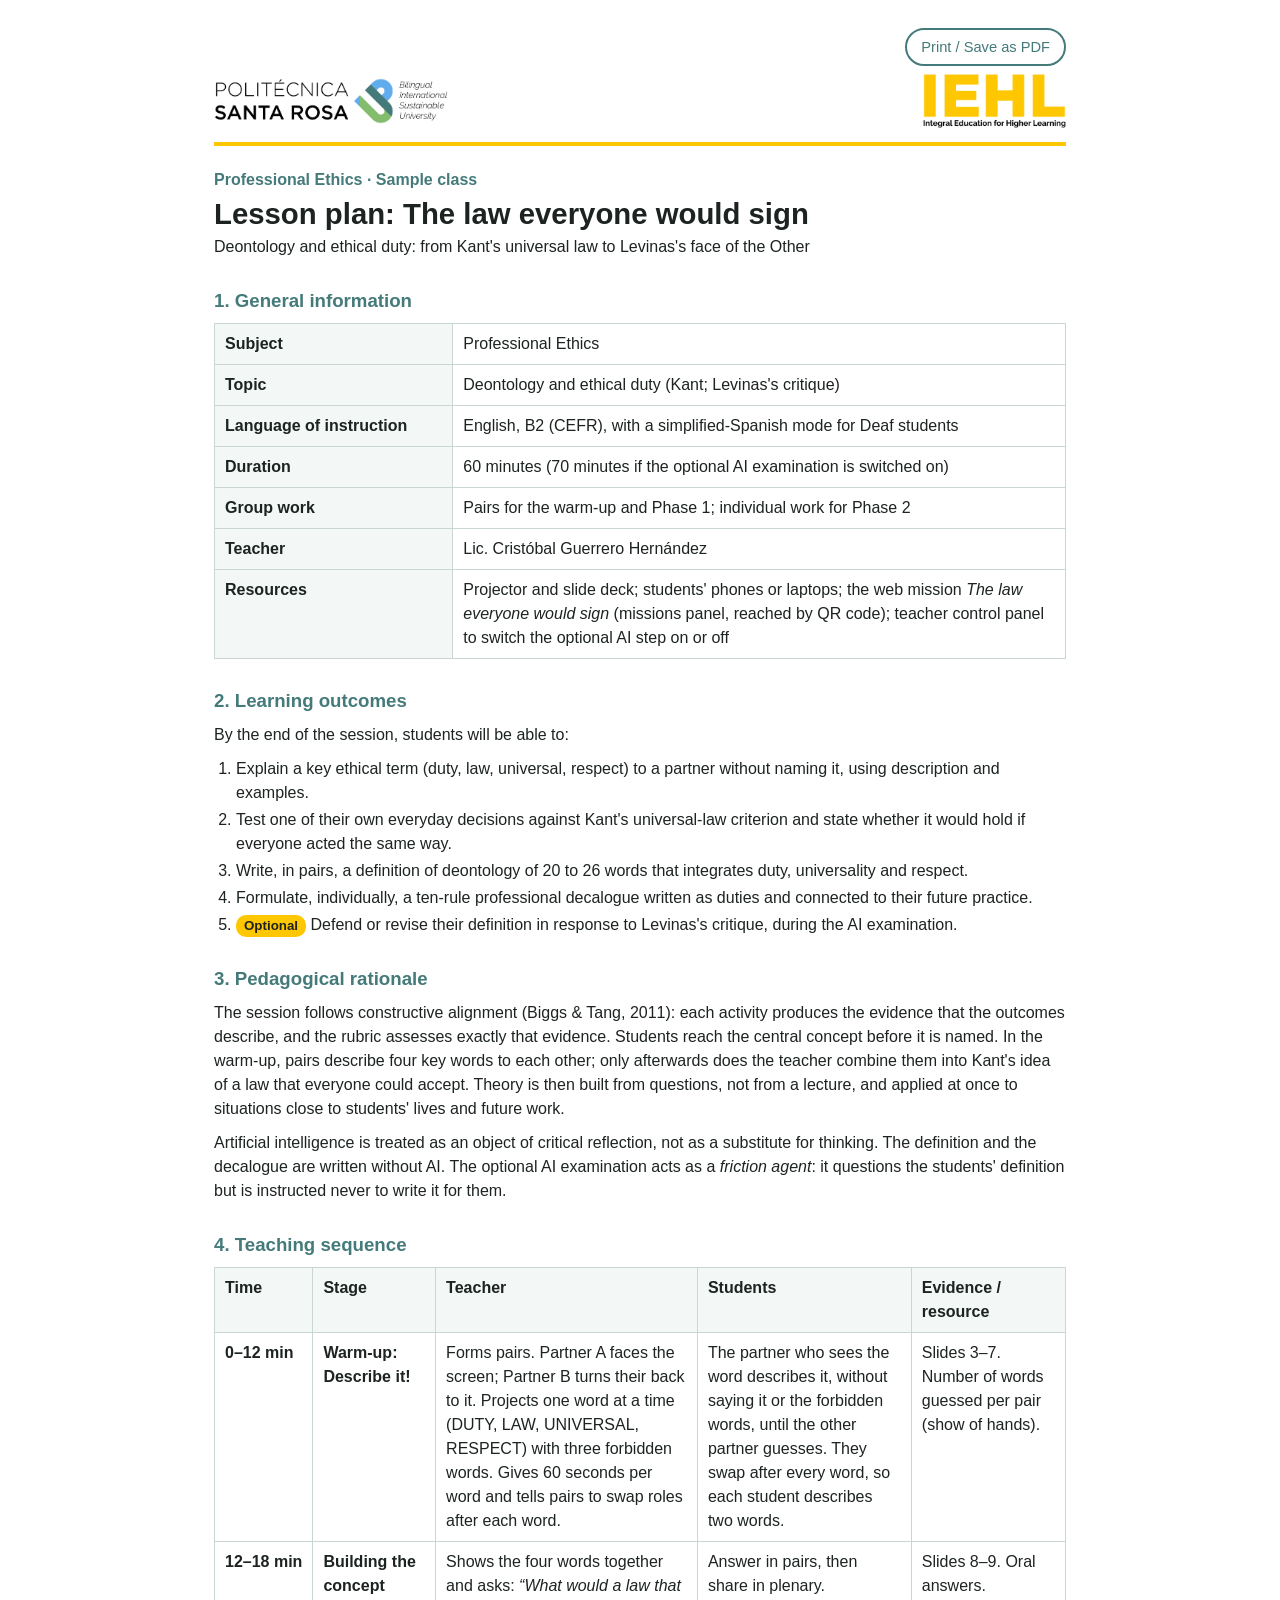
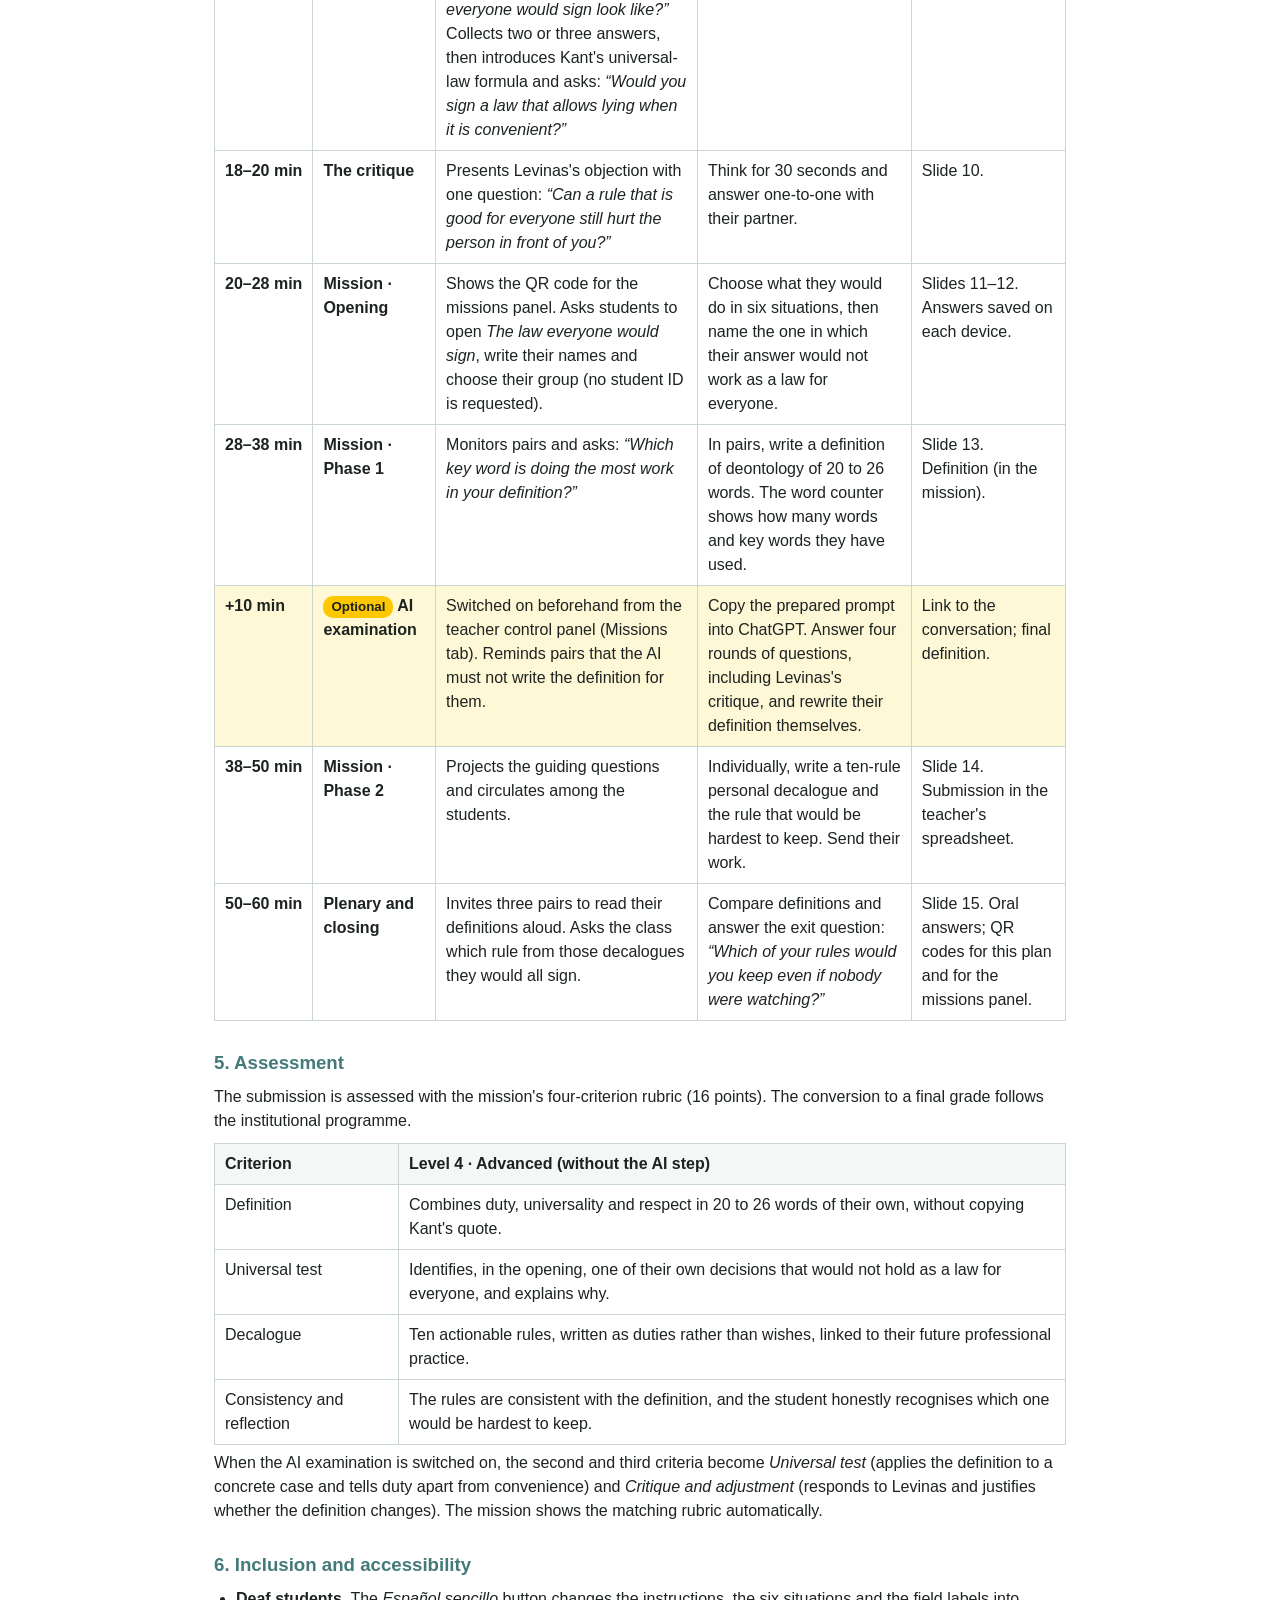
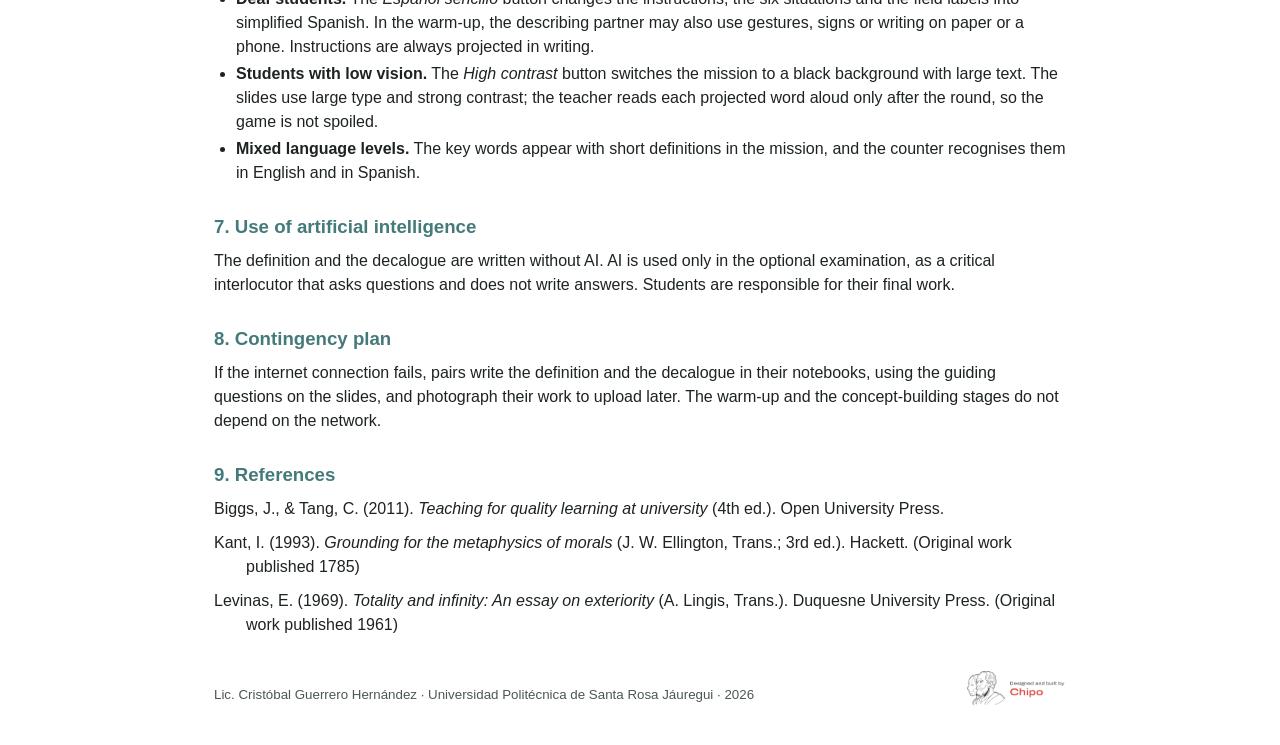
<file: deonto-ley-universal/plan.html>
<!DOCTYPE html>
<html lang="en">
<head>
<meta charset="utf-8">
<meta name="viewport" content="width=device-width, initial-scale=1">
<title>Lesson plan · The law everyone would sign</title>
<style>
  :root { --ink:#1C2321; --teal:#457A7A; --green:#84BC6E; --blue:#61ACEC; --yellow:#FEC700; --soft:#F3F7F5; }
  * { box-sizing:border-box; }
  body { margin:0; font-family:Arial, Helvetica, sans-serif; font-size:12pt; line-height:1.5; color:var(--ink); background:#fff; }
  .page { max-width:900px; margin:0 auto; padding:28px 24px 40px; }
  header .logos { display:flex; justify-content:space-between; align-items:center; gap:16px; }
  header .logos img { height:46px; width:auto; }
  header .logos img.iehl { height:54px; }
  .rule { height:4px; background:var(--yellow); border:0; margin:14px 0 22px; }
  h1 { font-size:22pt; line-height:1.2; margin:0 0 4px; }
  .sub { color:var(--teal); font-weight:bold; margin:0 0 4px; }
  h2 { font-size:14pt; color:var(--teal); margin:28px 0 8px; }
  p { margin:0 0 10px; }
  table { width:100%; border-collapse:collapse; margin:8px 0 6px; }
  th, td { border:1px solid #C9D6D1; padding:8px 10px; vertical-align:top; text-align:left; }
  th { background:var(--soft); }
  table.data th { width:28%; }
  .seq td:first-child { white-space:nowrap; font-weight:bold; }
  .opt { background:#FFF8D6; }
  .tag { display:inline-block; font-size:10pt; font-weight:bold; padding:1px 8px; border-radius:10px; background:var(--yellow); }
  ol, ul { margin:4px 0 10px 22px; padding:0; }
  li { margin:3px 0; }
  .refs p { padding-left:2em; text-indent:-2em; }
  footer { margin-top:34px; display:flex; justify-content:space-between; align-items:flex-end; gap:16px; font-size:10pt; color:#4B5753; }
  footer img { height:34px; width:auto; opacity:.9; }
  .toolbar { text-align:right; margin-bottom:8px; }
  .toolbar button { font:inherit; font-size:11pt; padding:6px 14px; border:2px solid var(--teal); background:#fff; color:var(--teal); border-radius:999px; cursor:pointer; }
  @media print { .toolbar { display:none; } .page { padding:0; } h2 { break-after:avoid; } tr { break-inside:avoid; } }
  @media screen and (max-width:640px) { table.seq, table.seq tbody, table.seq tr, table.seq td, table.seq th { display:block; } table.seq thead { display:none; } table.seq td { border-top:0; } table.seq tr { border-top:1px solid #C9D6D1; margin-bottom:10px; } }
</style>
</head>
<body>
<div class="page">
  <div class="toolbar"><button type="button" onclick="window.print()">Print / Save as PDF</button></div>
  <header>
    <div class="logos">
      <img src="../assets/logo_upsrj.png" alt="Universidad Politécnica de Santa Rosa Jáuregui">
      <img class="iehl" src="../assets/logo_iehl.png" alt="IEHL · Integral Education for Higher Learning">
    </div>
    <hr class="rule">
    <p class="sub">Professional Ethics · Sample class</p>
    <h1>Lesson plan: The law everyone would sign</h1>
    <p>Deontology and ethical duty: from Kant's universal law to Levinas's face of the Other</p>
  </header>

  <h2>1. General information</h2>
  <table class="data">
    <tr><th>Subject</th><td>Professional Ethics</td></tr>
    <tr><th>Topic</th><td>Deontology and ethical duty (Kant; Levinas's critique)</td></tr>
    <tr><th>Language of instruction</th><td>English, B2 (CEFR), with a simplified-Spanish mode for Deaf students</td></tr>
    <tr><th>Duration</th><td>60 minutes (70 minutes if the optional AI examination is switched on)</td></tr>
    <tr><th>Group work</th><td>Pairs for the warm-up and Phase 1; individual work for Phase 2</td></tr>
    <tr><th>Teacher</th><td>Lic. Cristóbal Guerrero Hernández</td></tr>
    <tr><th>Resources</th><td>Projector and slide deck; students' phones or laptops; the web mission <i>The law everyone would sign</i> (missions panel, reached by QR code); teacher control panel to switch the optional AI step on or off</td></tr>
  </table>

  <h2>2. Learning outcomes</h2>
  <p>By the end of the session, students will be able to:</p>
  <ol>
    <li>Explain a key ethical term (duty, law, universal, respect) to a partner without naming it, using description and examples.</li>
    <li>Test one of their own everyday decisions against Kant's universal-law criterion and state whether it would hold if everyone acted the same way.</li>
    <li>Write, in pairs, a definition of deontology of 20 to 26 words that integrates duty, universality and respect.</li>
    <li>Formulate, individually, a ten-rule professional decalogue written as duties and connected to their future practice.</li>
    <li><span class="tag">Optional</span> Defend or revise their definition in response to Levinas's critique, during the AI examination.</li>
  </ol>

  <h2>3. Pedagogical rationale</h2>
  <p>The session follows constructive alignment (Biggs &amp; Tang, 2011): each activity produces the evidence that the outcomes describe, and the rubric assesses exactly that evidence. Students reach the central concept before it is named. In the warm-up, pairs describe four key words to each other; only afterwards does the teacher combine them into Kant's idea of a law that everyone could accept. Theory is then built from questions, not from a lecture, and applied at once to situations close to students' lives and future work.</p>
  <p>Artificial intelligence is treated as an object of critical reflection, not as a substitute for thinking. The definition and the decalogue are written without AI. The optional AI examination acts as a <i>friction agent</i>: it questions the students' definition but is instructed never to write it for them.</p>

  <h2>4. Teaching sequence</h2>
  <table class="seq">
    <thead><tr><th>Time</th><th>Stage</th><th>Teacher</th><th>Students</th><th>Evidence / resource</th></tr></thead>
    <tbody>
    <tr><td>0–12 min</td><td><b>Warm-up: Describe it!</b></td>
      <td>Forms pairs. Partner A faces the screen; Partner B turns their back to it. Projects one word at a time (DUTY, LAW, UNIVERSAL, RESPECT) with three forbidden words. Gives 60 seconds per word and tells pairs to swap roles after each word.</td>
      <td>The partner who sees the word describes it, without saying it or the forbidden words, until the other partner guesses. They swap after every word, so each student describes two words.</td>
      <td>Slides 3–7. Number of words guessed per pair (show of hands).</td></tr>
    <tr><td>12–18 min</td><td><b>Building the concept</b></td>
      <td>Shows the four words together and asks: <i>“What would a law that everyone would sign look like?”</i> Collects two or three answers, then introduces Kant's universal-law formula and asks: <i>“Would you sign a law that allows lying when it is convenient?”</i></td>
      <td>Answer in pairs, then share in plenary.</td>
      <td>Slides 8–9. Oral answers.</td></tr>
    <tr><td>18–20 min</td><td><b>The critique</b></td>
      <td>Presents Levinas's objection with one question: <i>“Can a rule that is good for everyone still hurt the person in front of you?”</i></td>
      <td>Think for 30 seconds and answer one-to-one with their partner.</td>
      <td>Slide 10.</td></tr>
    <tr><td>20–28 min</td><td><b>Mission · Opening</b></td>
      <td>Shows the QR code for the missions panel. Asks students to open <i>The law everyone would sign</i>, write their names and choose their group (no student ID is requested).</td>
      <td>Choose what they would do in six situations, then name the one in which their answer would not work as a law for everyone.</td>
      <td>Slides 11–12. Answers saved on each device.</td></tr>
    <tr><td>28–38 min</td><td><b>Mission · Phase 1</b></td>
      <td>Monitors pairs and asks: <i>“Which key word is doing the most work in your definition?”</i></td>
      <td>In pairs, write a definition of deontology of 20 to 26 words. The word counter shows how many words and key words they have used.</td>
      <td>Slide 13. Definition (in the mission).</td></tr>
    <tr class="opt"><td>+10 min</td><td><b><span class="tag">Optional</span> AI examination</b></td>
      <td>Switched on beforehand from the teacher control panel (Missions tab). Reminds pairs that the AI must not write the definition for them.</td>
      <td>Copy the prepared prompt into ChatGPT. Answer four rounds of questions, including Levinas's critique, and rewrite their definition themselves.</td>
      <td>Link to the conversation; final definition.</td></tr>
    <tr><td>38–50 min</td><td><b>Mission · Phase 2</b></td>
      <td>Projects the guiding questions and circulates among the students.</td>
      <td>Individually, write a ten-rule personal decalogue and the rule that would be hardest to keep. Send their work.</td>
      <td>Slide 14. Submission in the teacher's spreadsheet.</td></tr>
    <tr><td>50–60 min</td><td><b>Plenary and closing</b></td>
      <td>Invites three pairs to read their definitions aloud. Asks the class which rule from those decalogues they would all sign.</td>
      <td>Compare definitions and answer the exit question: <i>“Which of your rules would you keep even if nobody were watching?”</i></td>
      <td>Slide 15. Oral answers; QR codes for this plan and for the missions panel.</td></tr>
    </tbody>
  </table>

  <h2>5. Assessment</h2>
  <p>The submission is assessed with the mission's four-criterion rubric (16 points). The conversion to a final grade follows the institutional programme.</p>
  <table>
    <tr><th>Criterion</th><th>Level 4 · Advanced (without the AI step)</th></tr>
    <tr><td>Definition</td><td>Combines duty, universality and respect in 20 to 26 words of their own, without copying Kant's quote.</td></tr>
    <tr><td>Universal test</td><td>Identifies, in the opening, one of their own decisions that would not hold as a law for everyone, and explains why.</td></tr>
    <tr><td>Decalogue</td><td>Ten actionable rules, written as duties rather than wishes, linked to their future professional practice.</td></tr>
    <tr><td>Consistency and reflection</td><td>The rules are consistent with the definition, and the student honestly recognises which one would be hardest to keep.</td></tr>
  </table>
  <p>When the AI examination is switched on, the second and third criteria become <i>Universal test</i> (applies the definition to a concrete case and tells duty apart from convenience) and <i>Critique and adjustment</i> (responds to Levinas and justifies whether the definition changes). The mission shows the matching rubric automatically.</p>

  <h2>6. Inclusion and accessibility</h2>
  <ul>
    <li><b>Deaf students.</b> The <i>Español sencillo</i> button changes the instructions, the six situations and the field labels into simplified Spanish. In the warm-up, the describing partner may also use gestures, signs or writing on paper or a phone. Instructions are always projected in writing.</li>
    <li><b>Students with low vision.</b> The <i>High contrast</i> button switches the mission to a black background with large text. The slides use large type and strong contrast; the teacher reads each projected word aloud only after the round, so the game is not spoiled.</li>
    <li><b>Mixed language levels.</b> The key words appear with short definitions in the mission, and the counter recognises them in English and in Spanish.</li>
  </ul>

  <h2>7. Use of artificial intelligence</h2>
  <p>The definition and the decalogue are written without AI. AI is used only in the optional examination, as a critical interlocutor that asks questions and does not write answers. Students are responsible for their final work.</p>

  <h2>8. Contingency plan</h2>
  <p>If the internet connection fails, pairs write the definition and the decalogue in their notebooks, using the guiding questions on the slides, and photograph their work to upload later. The warm-up and the concept-building stages do not depend on the network.</p>

  <h2>9. References</h2>
  <div class="refs">
    <p>Biggs, J., &amp; Tang, C. (2011). <i>Teaching for quality learning at university</i> (4th ed.). Open University Press.</p>
    <p>Kant, I. (1993). <i>Grounding for the metaphysics of morals</i> (J. W. Ellington, Trans.; 3rd ed.). Hackett. (Original work published 1785)</p>
    <p>Levinas, E. (1969). <i>Totality and infinity: An essay on exteriority</i> (A. Lingis, Trans.). Duquesne University Press. (Original work published 1961)</p>
  </div>

  <footer>
    <span>Lic. Cristóbal Guerrero Hernández · Universidad Politécnica de Santa Rosa Jáuregui · 2026</span>
    <img src="../assets/firma_designed_by_chipo.png" alt="Designed and built by Chipo">
  </footer>
</div>
</body>
</html>
</file>
<file: motor/mision.css>
/* Motor de misiones exprés · UPSRJ · Designed and built by Chipo */
@font-face{font-family:'Kalam';font-weight:700;font-display:swap;src:url('../assets/fonts/kalam-latin-700-normal.woff2') format('woff2');}
:root{
  --ground:#F3F1EC; --card:#FFFFFF; --ink:#1E2A4A; --muted:#5F6879; --blue:#2E5AA8; --teal:#21857E; --tealbg:#E3F3F1;
  --line:#E2E0DA; --hatch:#EAF0FA; --warn:#FFF4B8; --green:#84BC6E; --yellow:#FEC700; --shadow:0 14px 40px rgba(30,42,74,.08);
  --fs:17px;
}
*{box-sizing:border-box;margin:0;padding:0}
body{background:var(--ground);color:var(--ink);font:var(--fs)/1.6 system-ui,-apple-system,"Segoe UI",Roboto,Helvetica,Arial,sans-serif;}
a{color:var(--blue)}
.wrap{max-width:980px;margin:0 auto;padding:0 16px}
header.top{padding:22px 0 8px}

/* barra de accesibilidad */
.a11y{display:flex;flex-wrap:wrap;gap:8px;margin-bottom:16px}
.a11y button{font:inherit;font-size:15px;font-weight:700;border:2px solid var(--ink);background:#fff;color:var(--ink);border-radius:999px;padding:6px 14px;cursor:pointer}
.a11y button[aria-pressed="true"]{background:var(--yellow);border-color:var(--ink)}

.logos{display:flex;align-items:center;flex-wrap:wrap;gap:22px;margin-bottom:22px}
.logos img{height:54px;width:auto;display:block}
.logos img+img{height:62px;padding-left:22px;border-left:1px solid rgba(30,42,74,.18)}
.eyebrow{font-weight:700;font-size:13px;letter-spacing:.12em;text-transform:uppercase;color:var(--muted)}
h1{font-family:'Kalam',cursive;font-weight:700;font-size:clamp(40px,6vw,62px);line-height:1.1;margin:6px 0 10px}
.lead{font-size:1.12em;color:#33405F;max-width:720px}
body.bv .lead{color:#fff}
.rule{margin:22px 0 6px;background:var(--warn);border-radius:16px;padding:16px 20px;display:flex;gap:14px;align-items:flex-start}
.rule b{display:block}
.fict{font-size:14px;color:var(--muted);margin-top:8px}

/* identidad */
.who{background:var(--card);border-radius:20px;box-shadow:var(--shadow);padding:18px 22px;margin:18px 0 0}
.who h2{font-size:20px;font-family:inherit;margin-bottom:4px}

/* pasos */
nav.steps{position:sticky;top:0;z-index:5;background:rgba(243,241,236,.94);backdrop-filter:blur(6px);border-bottom:1px solid var(--line);margin-top:18px}
nav.steps ol{list-style:none;display:flex;gap:6px;overflow-x:auto;padding:10px 0;scrollbar-width:none}
nav.steps a{display:flex;align-items:center;gap:8px;white-space:nowrap;text-decoration:none;color:var(--muted);font-weight:600;font-size:14px;padding:8px 12px;border-radius:999px}
nav.steps a .n{display:inline-grid;place-items:center;width:24px;height:24px;border-radius:50%;border:2px solid currentColor;font-size:12px}
nav.steps a.on{color:var(--ink);background:var(--card);box-shadow:var(--shadow)}
nav.steps a.done .n{background:var(--teal);border-color:var(--teal);color:#fff}
section.step{background:var(--card);border-radius:28px;box-shadow:var(--shadow);padding:34px clamp(18px,4vw,44px);margin:26px 0;scroll-margin-top:70px}
.stephead{display:flex;align-items:baseline;gap:14px;flex-wrap:wrap;margin-bottom:6px}
.stepnum{font-family:'Kalam',cursive;font-size:44px;color:var(--blue);line-height:1}
h2{font-family:'Kalam',cursive;font-weight:700;font-size:clamp(30px,4vw,40px);line-height:1.15}
.time{font-size:13px;font-weight:700;letter-spacing:.08em;text-transform:uppercase;color:var(--teal);background:var(--tealbg);padding:4px 10px;border-radius:999px}
.listen{margin-left:auto;font:inherit;font-size:14px;font-weight:700;border:2px solid var(--line);background:#fff;color:var(--ink);border-radius:999px;padding:4px 12px;cursor:pointer}
.stephead+p,.stephead+div p:first-child{margin-top:6px}
p+p{margin-top:12px}
h3{font-size:18px;margin:24px 0 8px}
.prompt{border-left:5px solid var(--teal);background:#F7FAF9;padding:16px 20px;border-radius:0 14px 14px 0;margin:16px 0;font-size:1.06em}
.video{position:relative;border-radius:20px;overflow:hidden;background:#F3F1EC;margin:18px 0;aspect-ratio:16/9}
.video video{width:100%;height:100%;display:block}
details{border:1px solid var(--line);border-radius:14px;padding:12px 18px;margin:14px 0;background:#FCFBF8}
details summary{cursor:pointer;font-weight:600}
details[open] summary{margin-bottom:10px}
.opts{display:grid;grid-template-columns:repeat(auto-fit,minmax(210px,1fr));gap:10px;margin:14px 0}
.opt{border:2px solid var(--ink);border-radius:12px;padding:12px 14px;display:flex;gap:12px;align-items:flex-start;background:#fff}
.opt .L{font-family:'Kalam',cursive;font-weight:700;color:var(--blue);font-size:26px;line-height:1;border:2px solid var(--blue);border-radius:50%;min-width:38px;height:38px;display:grid;place-items:center}
.btn{display:inline-flex;align-items:center;gap:8px;font:inherit;font-weight:700;border:0;border-radius:999px;padding:12px 20px;cursor:pointer;text-decoration:none;background:var(--ink);color:#fff;transition:transform .1s}
.btn:active{transform:scale(.98)}
.btn.alt{background:#fff;color:var(--ink);border:2px solid var(--ink)}
.btn.teal{background:var(--teal)}
.btn[disabled]{opacity:.45;cursor:not-allowed}
a.btn[aria-disabled="true"]{opacity:.45;pointer-events:none}
.row{display:flex;flex-wrap:wrap;gap:10px;margin:14px 0;align-items:center}
.timer{display:flex;align-items:center;gap:16px;flex-wrap:wrap;background:var(--hatch);border-radius:18px;padding:14px 18px;margin:16px 0}
.timer .clock{font-family:'Kalam',cursive;font-size:44px;font-weight:700;min-width:120px;color:var(--blue)}
.res{display:grid;gap:12px;margin:12px 0}
.res div{border:1px solid var(--line);border-radius:14px;padding:14px 16px;overflow-wrap:anywhere;min-width:0}
.res b{display:block}
label.q{display:block;font-weight:700;margin:18px 0 6px}
.hint{font-weight:400;color:var(--muted);font-size:15px;display:block}
textarea,input[type=text],input[type=number],select{width:100%;font:inherit;border:2px solid var(--line);border-radius:12px;padding:10px 12px;background:#fff;color:var(--ink)}
textarea{min-height:92px;resize:vertical}
textarea:focus,input:focus,select:focus{outline:3px solid var(--yellow);border-color:var(--blue)}
.cols{display:grid;grid-template-columns:repeat(auto-fit,minmax(200px,1fr));gap:12px}
.radios{display:flex;flex-wrap:wrap;gap:8px}
.radios label{border:2px solid var(--line);border-radius:999px;padding:6px 14px;cursor:pointer;font-weight:600}
.radios input{margin-right:6px}
.radios label:has(input:checked){border-color:var(--blue);background:var(--hatch)}
.gate{background:var(--warn);border-radius:14px;padding:12px 16px;margin:12px 0}
pre.out{white-space:pre-wrap;background:#F7F6F2;border-radius:14px;padding:16px;font:14px/1.5 ui-monospace,Menlo,Consolas,monospace;max-height:340px;overflow:auto}
.voices{display:grid;grid-template-columns:repeat(auto-fit,minmax(220px,1fr));gap:12px;margin:14px 0}
.voices div{border-radius:16px;padding:14px 16px;background:var(--hatch)}
.voices b{display:block;font-family:'Kalam',cursive;font-size:22px;color:var(--blue)}
.ok{color:var(--teal);font-weight:700}
.err{color:#A3261B;font-weight:700}
.status{font-size:15px}
table{border-collapse:collapse;width:100%;font-size:15px;margin-top:10px}
th,td{border:1px solid var(--line);padding:8px 10px;text-align:left;vertical-align:top}
th{background:#F7F6F2}
td.num,th.num{text-align:right;white-space:nowrap}
.tablewrap{overflow-x:auto}
.reparto td input{max-width:140px;text-align:right}
.total{font-weight:700;margin-top:8px}
.simple-only{display:none}
footer{padding:28px 16px 50px;color:var(--muted);font-size:14px;border-top:1px solid var(--line);margin-top:10px}
.foot{display:flex;flex-wrap:wrap;align-items:center;justify-content:space-between;gap:20px;margin-bottom:12px}
.foot .logos{margin:0}
.firma{height:40px;width:auto;opacity:.75}

/* palabras clave, cita y lista numerada */
.chips{display:flex;flex-wrap:wrap;gap:10px;margin:10px 0 6px}
.chip{border:2px solid var(--blue);border-radius:14px;padding:8px 14px;background:var(--hatch);line-height:1.25}
.chip b{display:block;font-family:'Kalam',cursive;font-size:22px;color:var(--blue)}
.chip small{display:block;font-size:13px;color:var(--muted);max-width:200px}
blockquote.cita{border-left:5px solid var(--yellow);padding:10px 18px;margin:14px 0;font-style:italic;background:#FFFBEA;border-radius:0 12px 12px 0}
ol.lista{margin:6px 0 0 30px;display:grid;gap:8px}
ol.lista li::marker{font-family:'Kalam',cursive;font-weight:700;color:var(--blue);font-size:20px}
.sr{position:absolute;width:1px;height:1px;overflow:hidden;clip:rect(0 0 0 0)}
body.bv .chip,body.bv blockquote.cita{background:#000;color:#fff;border-color:#FFE600}

/* Español simplificado: muestra los textos breves y oculta los largos */
body.simple .simple-only{display:block}
body.simple .full-only{display:none}

/* Baja visión: letra grande, alto contraste, sin sombras */
body.bv{--fs:21px;--ground:#000;--card:#000;--ink:#FFFFFF;--muted:#E6E6E6;--blue:#FFE600;--teal:#7CF5E8;--tealbg:#003A36;--line:#FFFFFF;--hatch:#1A1A1A;--warn:#FFE600;--shadow:none}
body.bv .rule,body.bv .gate{color:#000}
body.bv .rule b,body.bv .gate b{color:#000}
body.bv a{color:#FFE600}
body.bv nav.steps{background:#000}
body.bv .opt,body.bv textarea,body.bv input,body.bv select,body.bv .a11y button,body.bv .listen,body.bv .btn.alt,body.bv details,body.bv pre.out,body.bv th,body.bv .prompt{background:#000;color:#fff;border-color:#fff}
body.bv .btn{background:#FFE600;color:#000}
body.bv .a11y button[aria-pressed="true"]{background:#FFE600;color:#000}
body.bv .logos{background:#fff;border-radius:12px;padding:8px 12px;display:inline-flex}
body.bv .firma{background:#fff;border-radius:8px;padding:4px;opacity:1}
body.bv section.step,body.bv .who{border:2px solid #fff}

@media (max-width:600px){ .logos{gap:14px} .logos img{height:40px} .logos img+img{height:46px;padding-left:14px} :root{--fs:16px} body.bv{--fs:19px} }
@media print{ nav.steps,.a11y,.listen,.btn{display:none} section.step{box-shadow:none;border:1px solid #ccc} }
</file>
